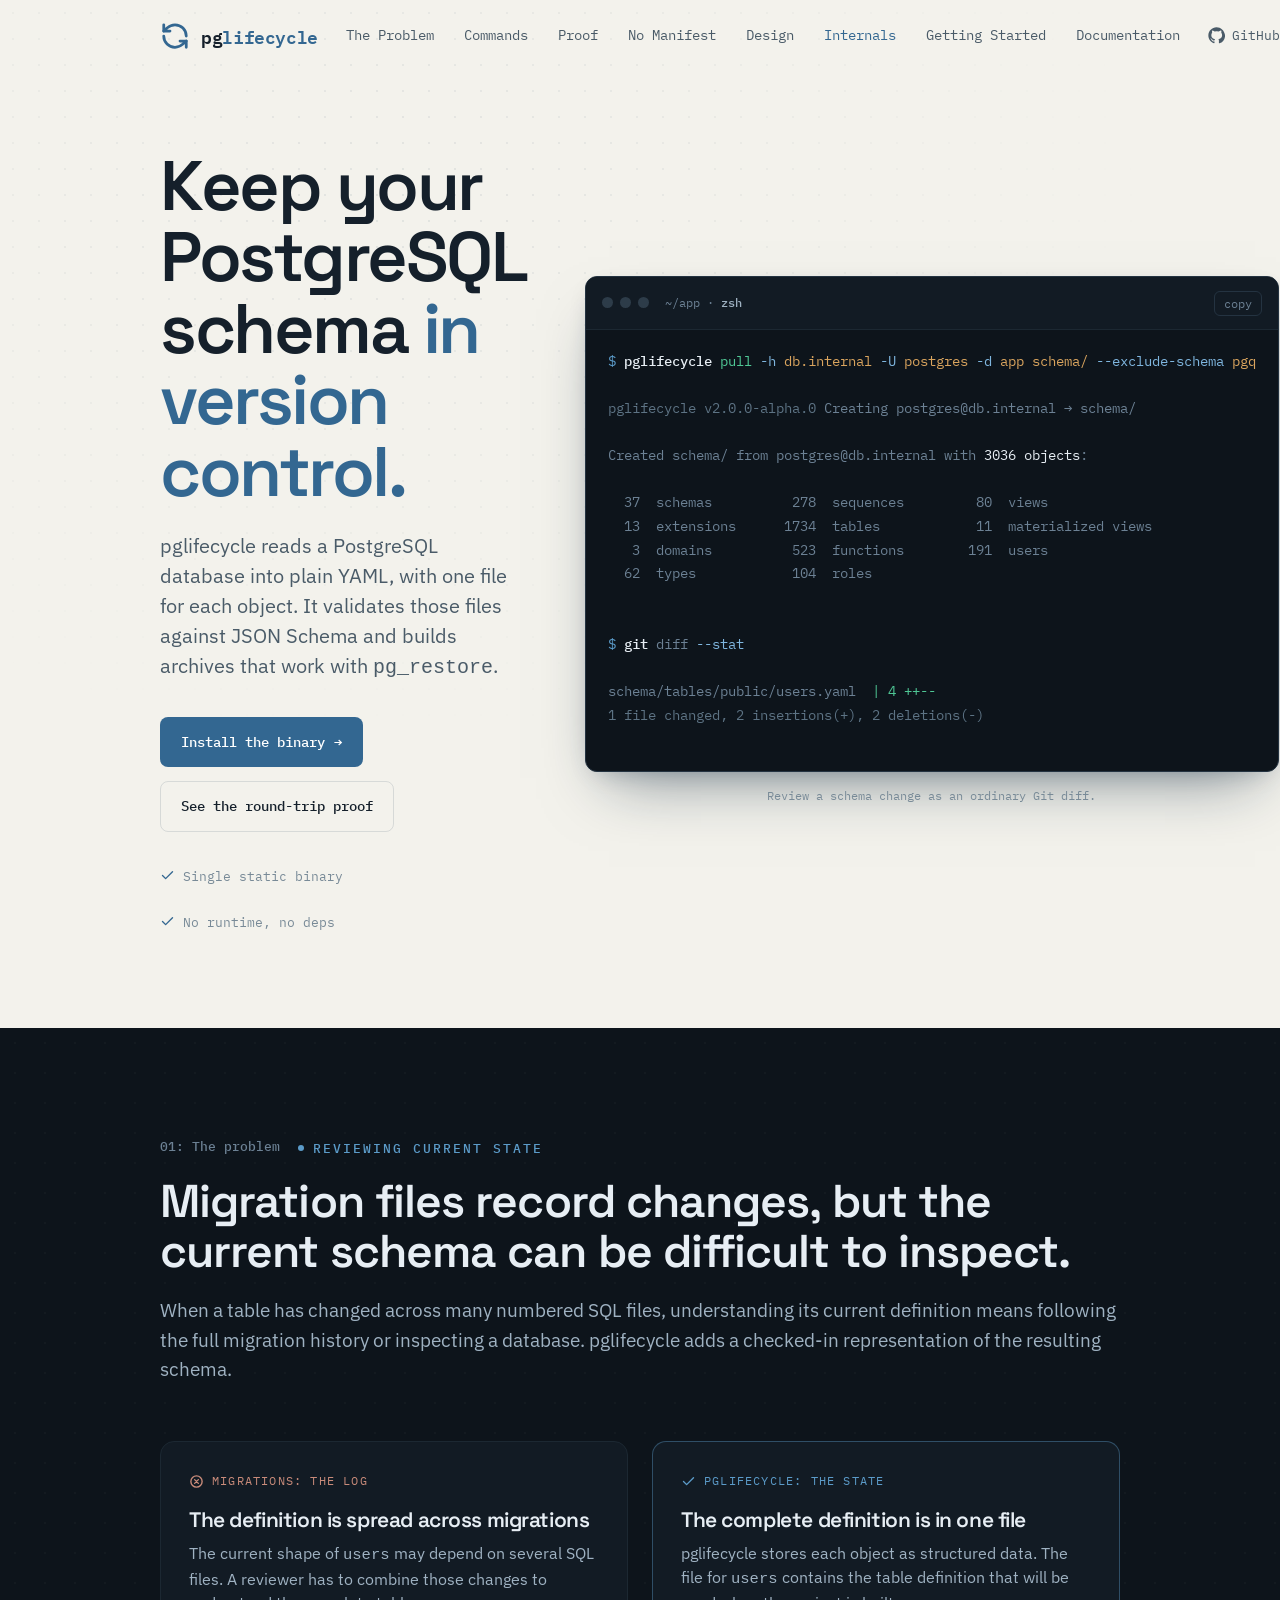
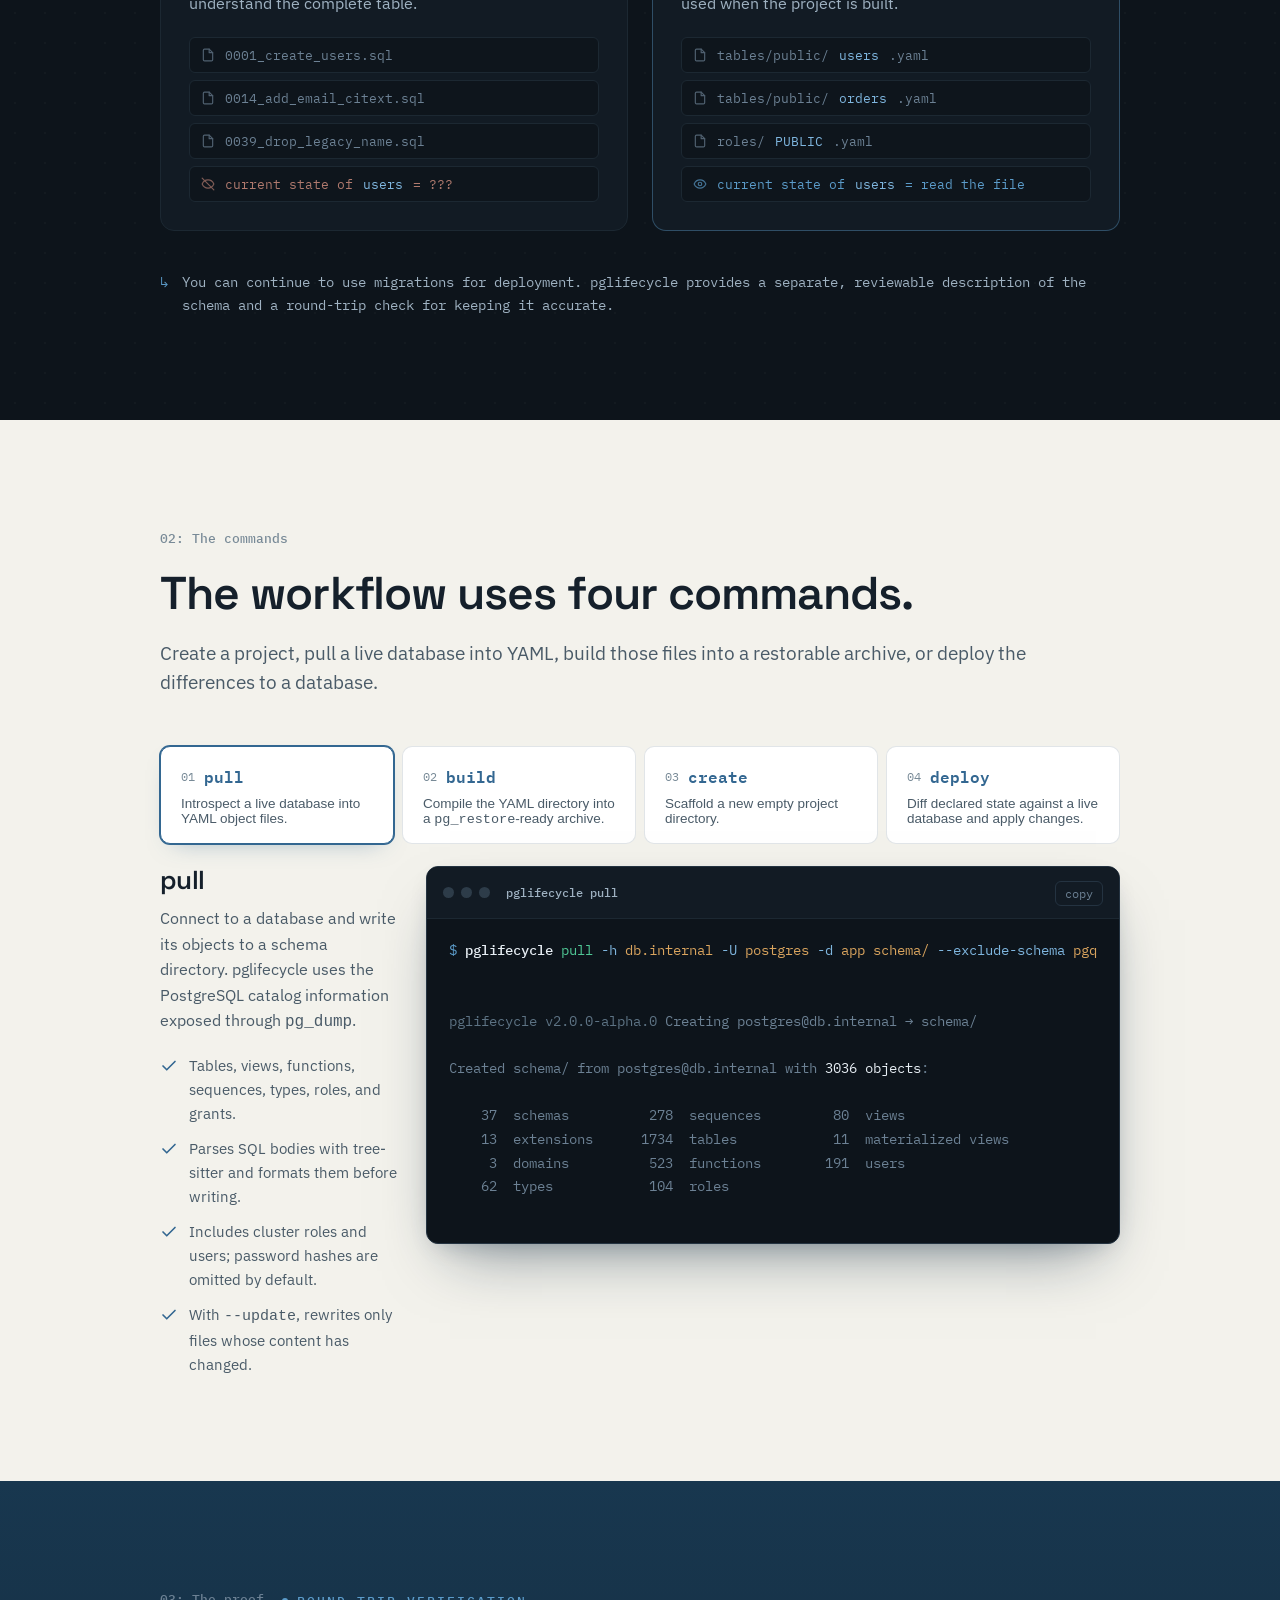
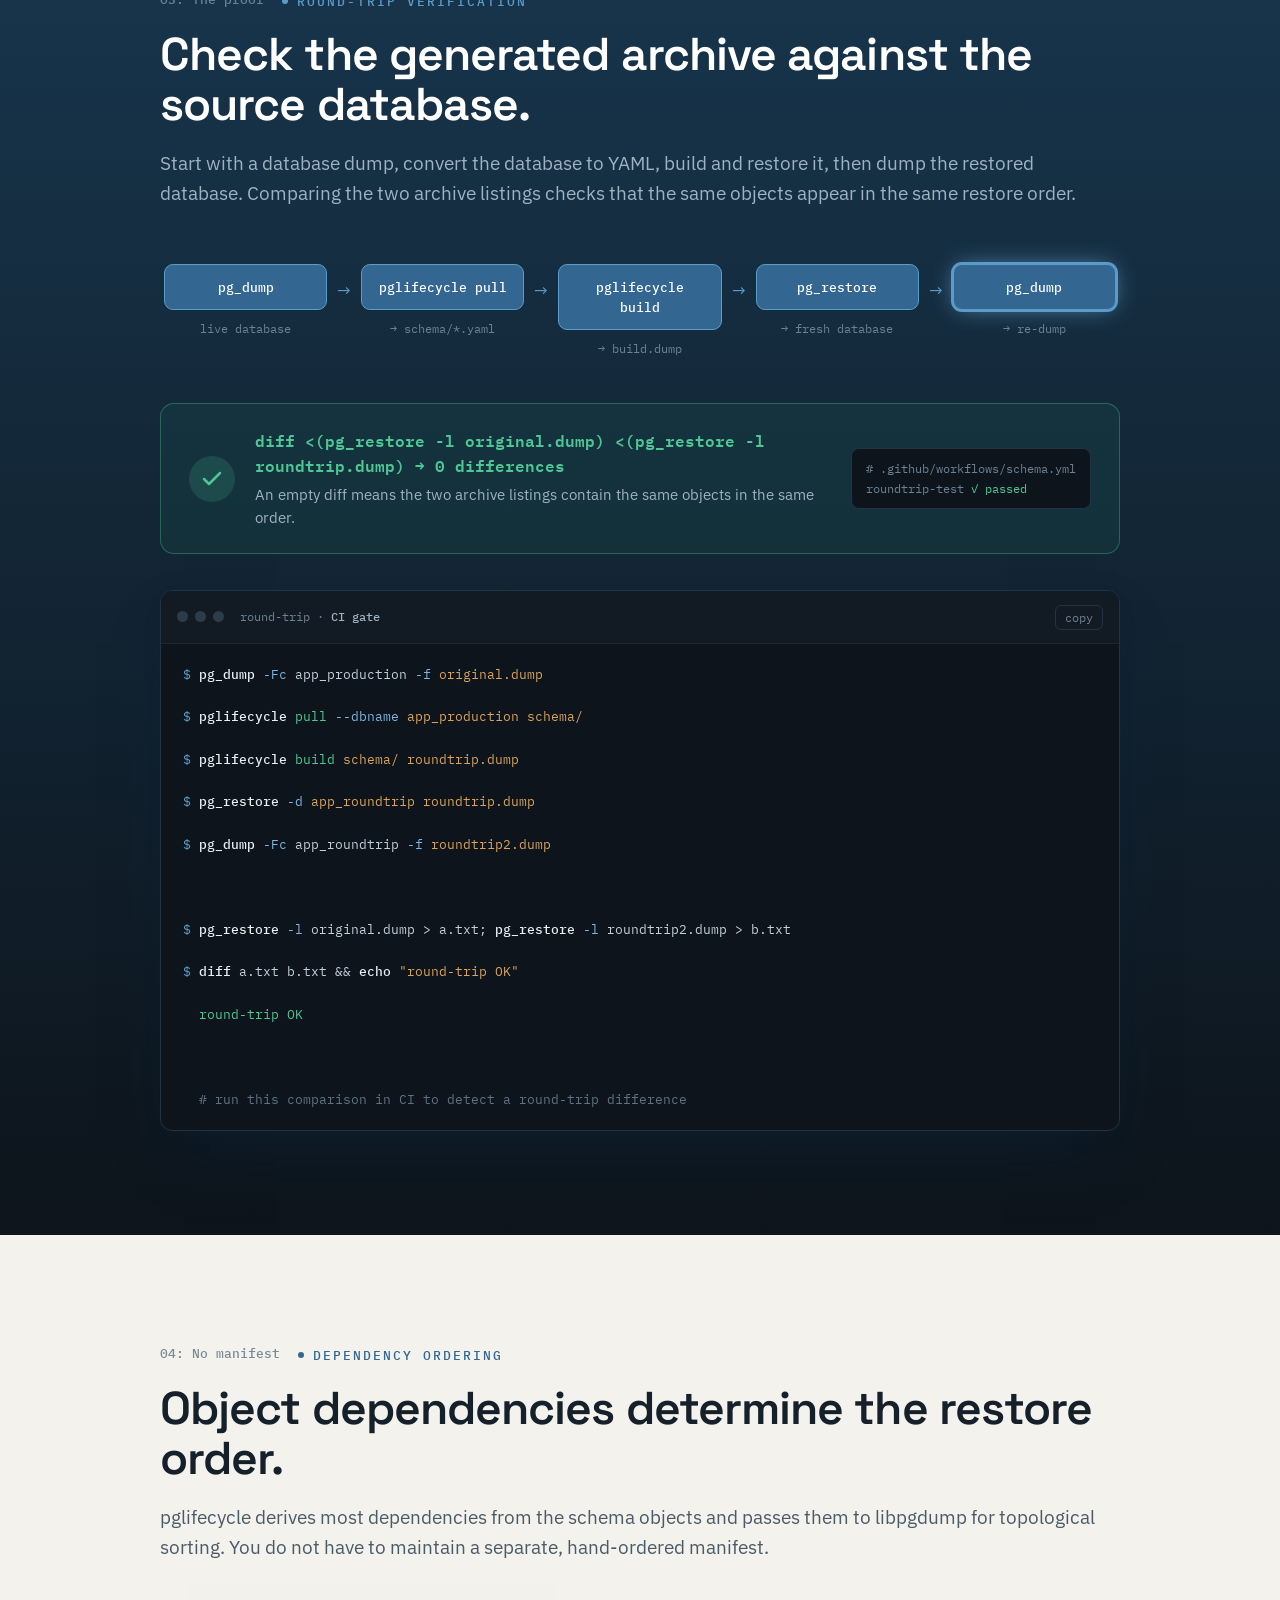
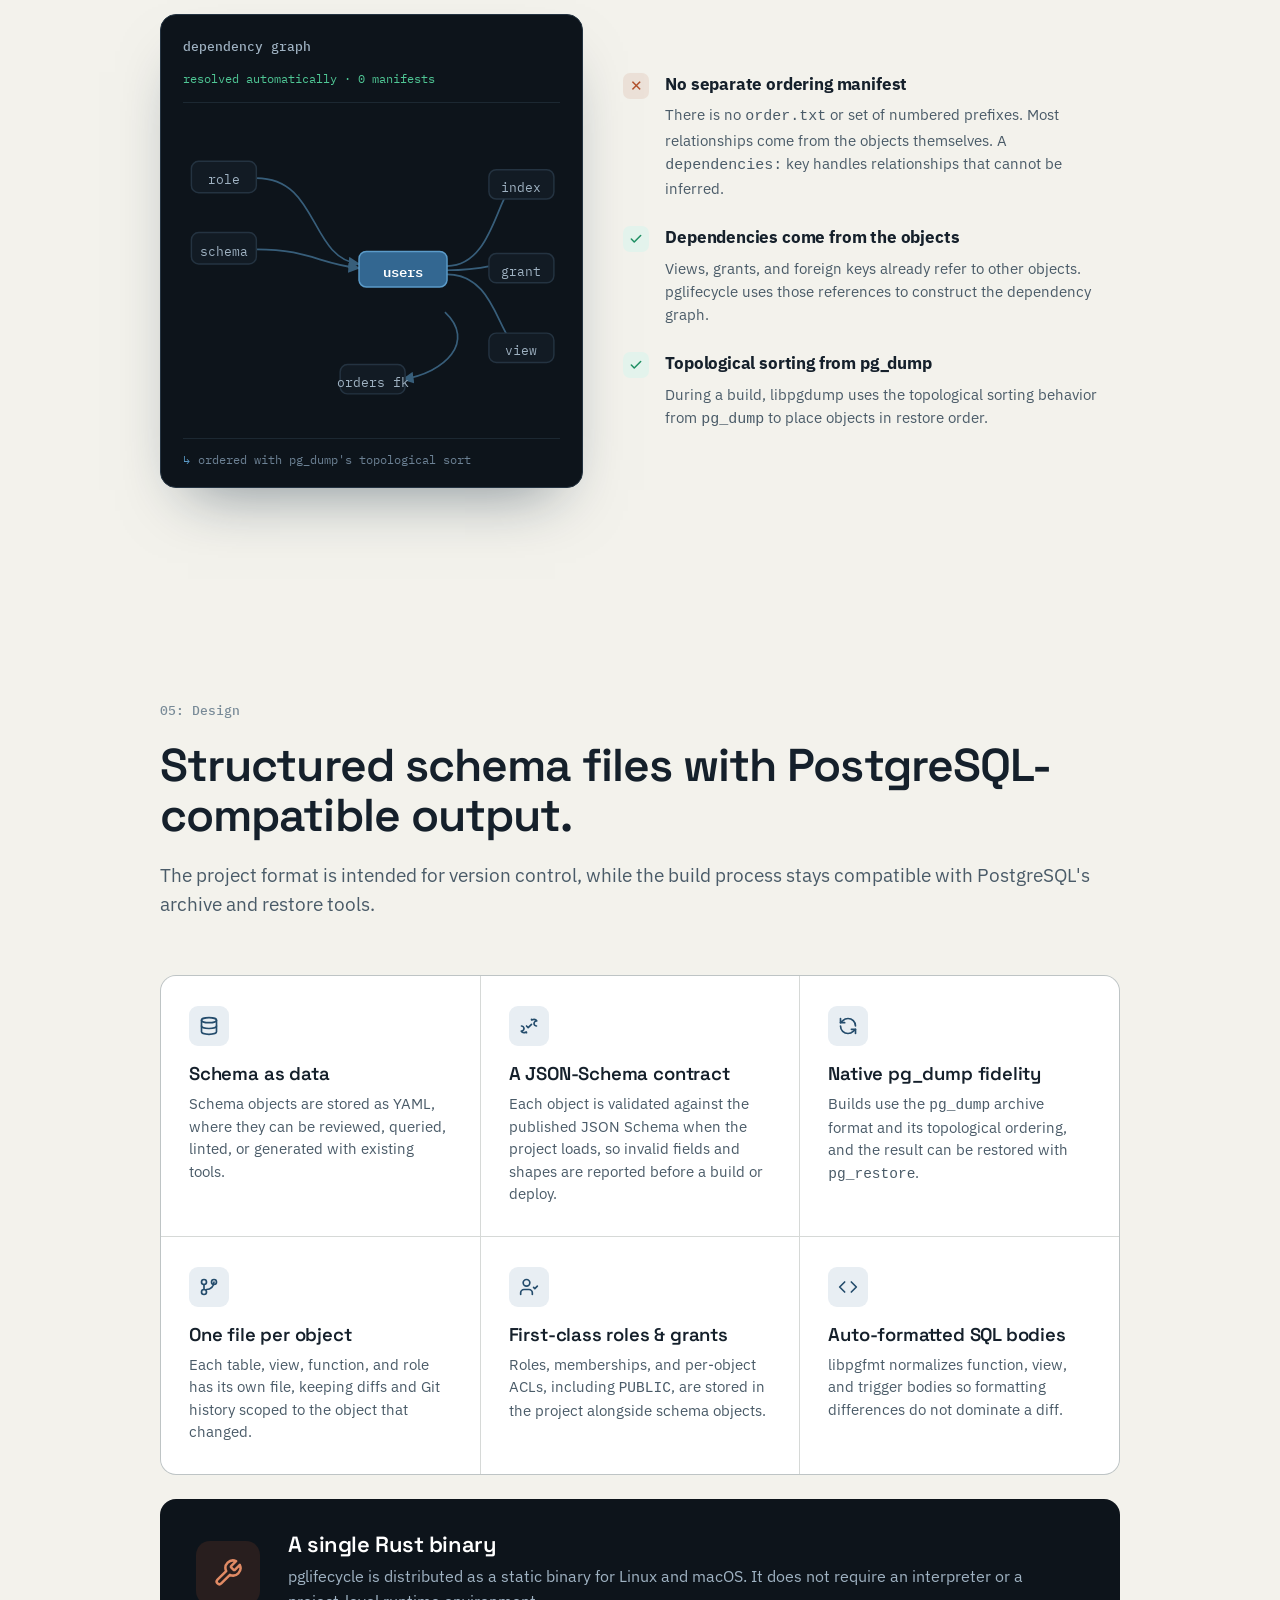
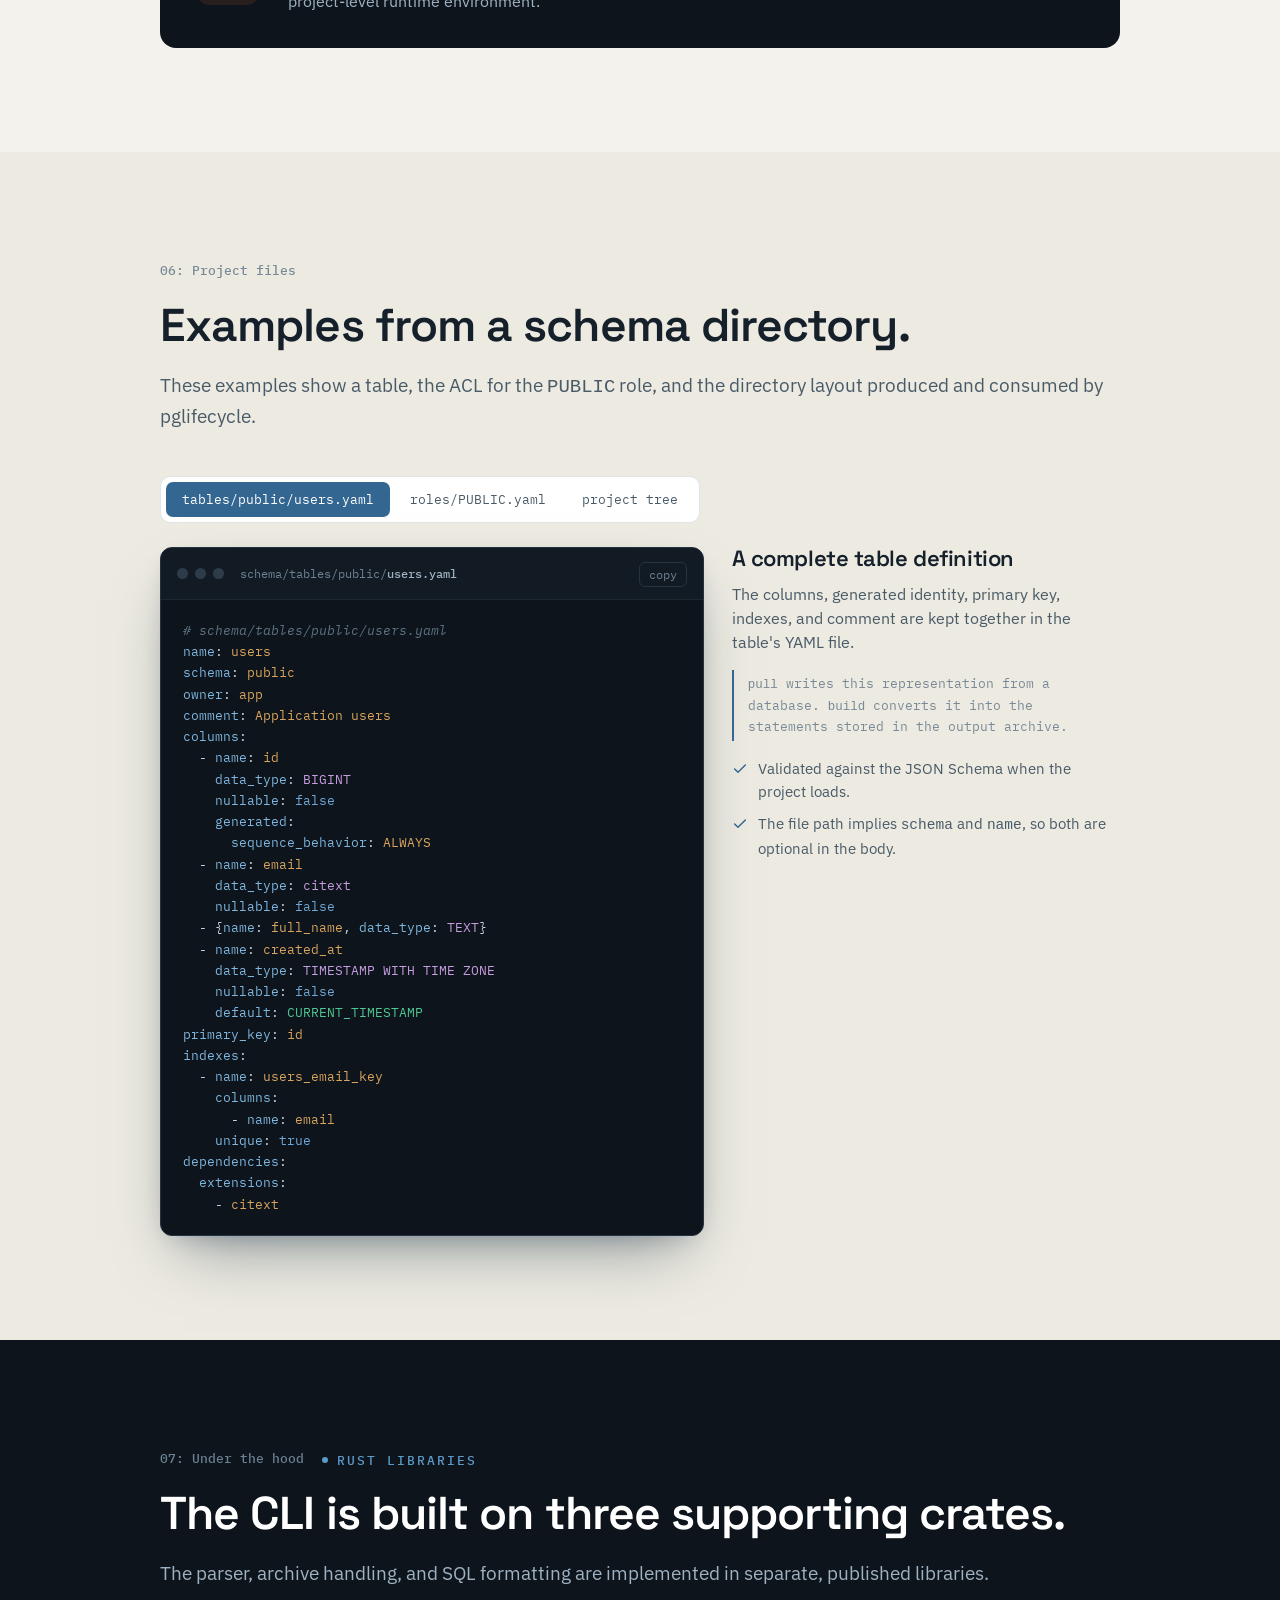
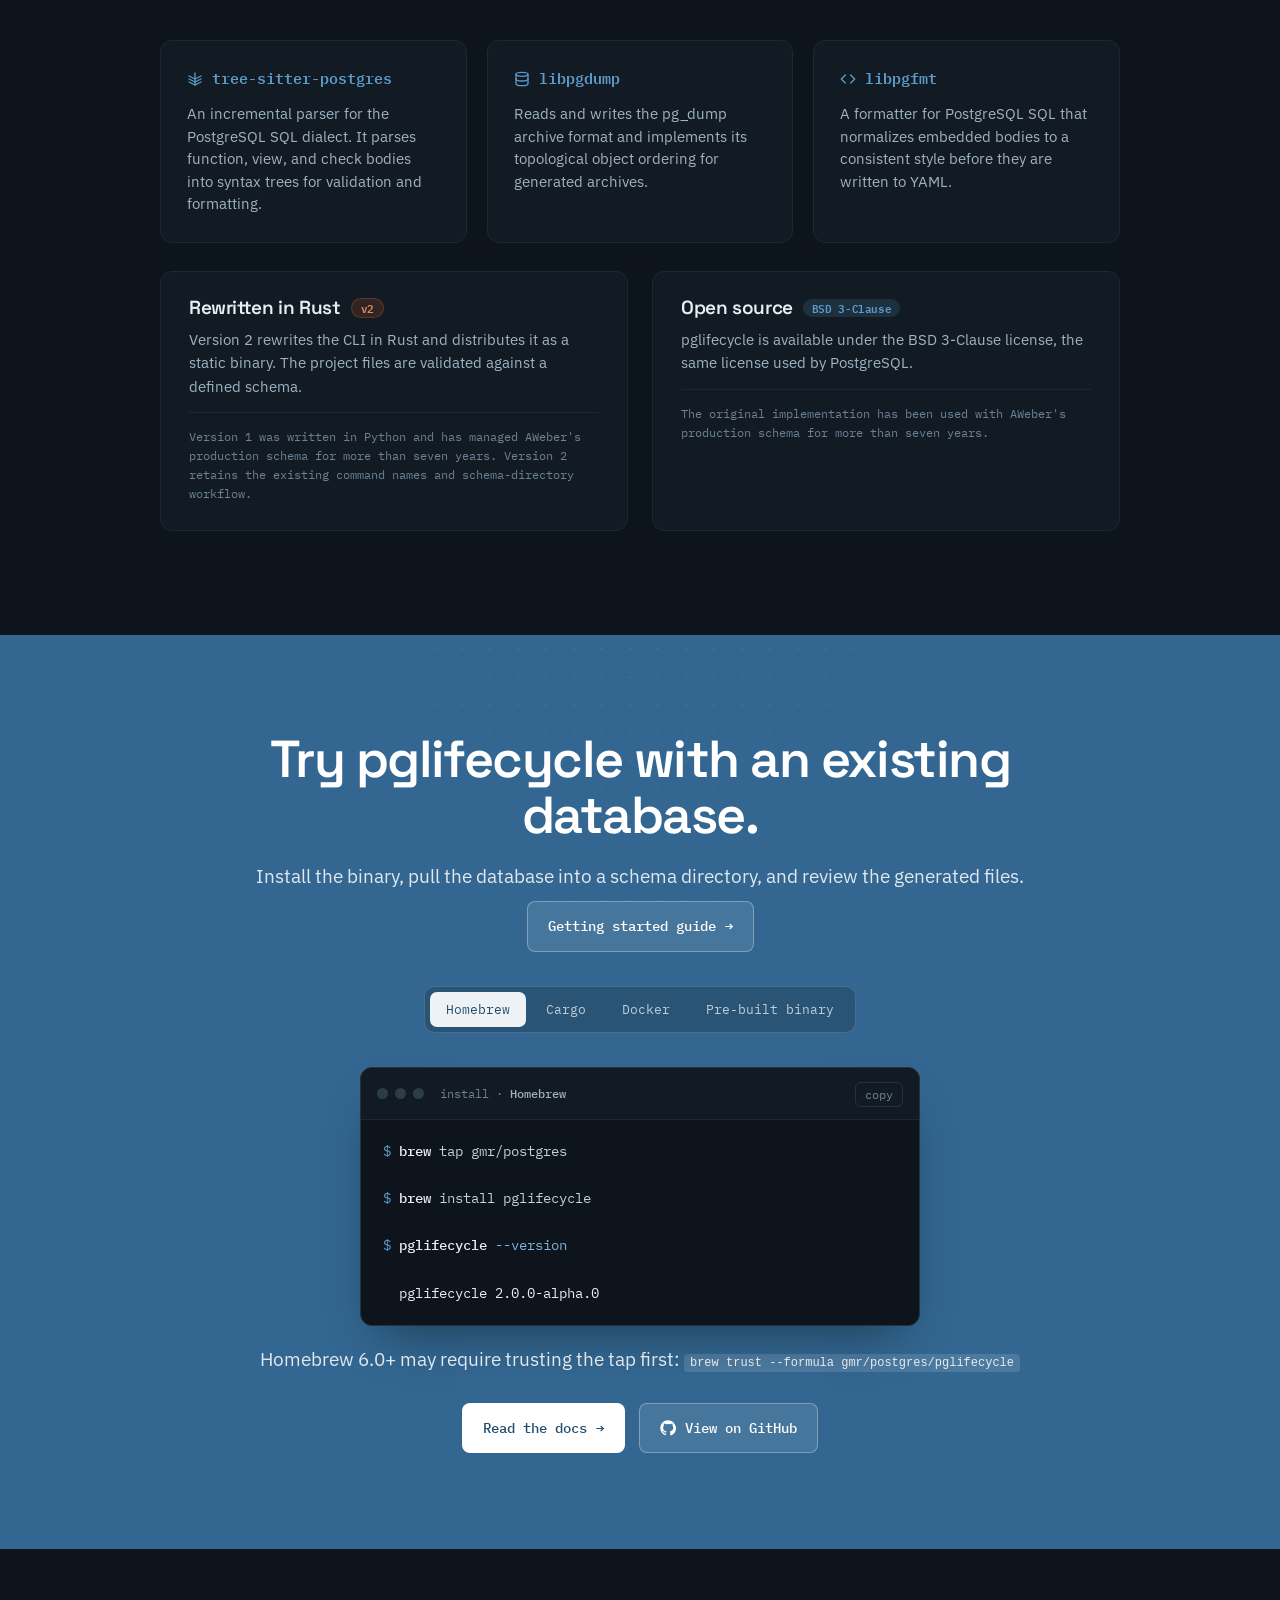
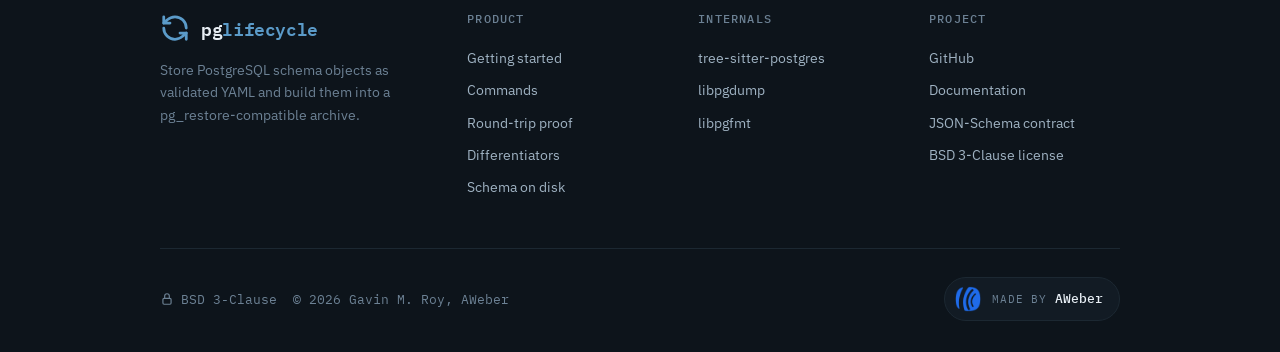
<file: index.html>
<!DOCTYPE html>
<html lang="en">
<head>
<meta charset="UTF-8">
<meta name="viewport" content="width=device-width, initial-scale=1.0">
<title>pglifecycle: Keep your PostgreSQL schema in version control</title>
<meta name="description" content="pglifecycle reads PostgreSQL schema objects into validated YAML and builds pg_restore-compatible archives.">
<link rel="preconnect" href="https://fonts.googleapis.com">
<link rel="preconnect" href="https://fonts.gstatic.com" crossorigin>
<link href="https://fonts.googleapis.com/css2?family=Space+Grotesk:wght@500;600;700&family=IBM+Plex+Sans:ital,wght@0,400;0,500;0,600;0,700;1,400&family=IBM+Plex+Mono:ital,wght@0,400;0,500;0,600;0,700;1,400&display=swap" rel="stylesheet">
<link rel="stylesheet" href="styles.css">
<link rel="icon" href="data:image/svg+xml,%3Csvg xmlns='http://www.w3.org/2000/svg' viewBox='0 0 24 24' fill='none' stroke='%23336791' stroke-width='2.2' stroke-linecap='round' stroke-linejoin='round'%3E%3Cpath d='M21 12a9 9 0 0 0-9-9 9 9 0 0 0-6.2 2.5L3 8'/%3E%3Cpath d='M3 3v5h5'/%3E%3Cpath d='M3 12a9 9 0 0 0 9 9 9 9 0 0 0 6.2-2.5L21 16'/%3E%3Cpath d='M21 21v-5h-5'/%3E%3C/svg%3E">
</head>
<body>

<!-- ============================= NAV ============================= -->
<nav class="nav" id="nav">
  <div class="container nav-inner">
    <a class="brand" href="#top" aria-label="pglifecycle home">
      <svg class="logo" viewBox="0 0 24 24" fill="none" stroke="#336791" stroke-width="2.2" stroke-linecap="round" stroke-linejoin="round" aria-hidden="true">
        <path d="M21 12a9 9 0 0 0-9-9 9 9 0 0 0-6.2 2.5L3 8"/>
        <path d="M3 3v5h5"/>
        <path d="M3 12a9 9 0 0 0 9 9 9 9 0 0 0 6.2-2.5L21 16"/>
        <path d="M21 21v-5h-5"/>
      </svg>
      <span class="wordmark">pg<b>lifecycle</b></span>
    </a>
    <div class="nav-links">
      <a href="#problem">The Problem</a>
      <a href="#commands">Commands</a>
      <a href="#proof">Proof</a>
      <a href="#graph">No Manifest</a>
      <a href="#different">Design</a>
      <a href="#internals">Internals</a>
      <a href="getting-started.html">Getting Started</a>
      <a href="https://gmr.github.io/pglifecycle/">Documentation</a>
    </div>
    <div class="nav-cta">
      <a class="nav-gh" href="https://github.com/gmr/pglifecycle/" aria-label="GitHub repository" target="_blank">
        <svg width="17" height="17" viewBox="0 0 24 24" fill="currentColor" aria-hidden="true"><path d="M12 .5C5.7.5.5 5.7.5 12c0 5.1 3.3 9.4 7.9 10.9.6.1.8-.2.8-.6v-2c-3.2.7-3.9-1.5-3.9-1.5-.5-1.3-1.3-1.7-1.3-1.7-1.1-.7.1-.7.1-.7 1.2.1 1.8 1.2 1.8 1.2 1 1.8 2.7 1.3 3.4 1 .1-.8.4-1.3.7-1.6-2.6-.3-5.3-1.3-5.3-5.7 0-1.3.5-2.3 1.2-3.1-.1-.3-.5-1.5.1-3.1 0 0 1-.3 3.3 1.2a11.5 11.5 0 0 1 6 0c2.3-1.5 3.3-1.2 3.3-1.2.6 1.6.2 2.8.1 3.1.8.8 1.2 1.8 1.2 3.1 0 4.4-2.7 5.4-5.3 5.7.4.4.8 1.1.8 2.2v3.3c0 .3.2.7.8.6 4.6-1.5 7.9-5.8 7.9-10.9C23.5 5.7 18.3.5 12 .5z"/></svg>
        GitHub
      </a>
      <a class="btn btn-primary" href="#get-started">Get started <span class="arr">→</span></a>
    </div>
  </div>
</nav>

<span id="top"></span>

<!-- ============================= HERO ============================= -->
<header class="hero">
  <div class="container hero-grid">
    <div class="hero-left">
      <h1 class="reveal">Keep your PostgreSQL schema <span class="accent">in version control.</span></h1>
      <p class="hero-sub reveal">pglifecycle reads a PostgreSQL database into plain YAML, with one file for each object. It validates those files against JSON Schema and builds archives that work with <code>pg_restore</code>.</p>
      <div class="hero-cta reveal">
        <a class="btn btn-primary" href="#get-started">Install the binary <span class="arr">→</span></a>
        <a class="btn btn-ghost" href="#proof">See the round-trip proof</a>
      </div>
      <div class="hero-meta reveal">
        <span class="item"><svg width="15" height="15" viewBox="0 0 24 24" fill="none" stroke="currentColor" stroke-width="2.2" stroke-linecap="round" stroke-linejoin="round"><polyline points="20 6 9 17 4 12"/></svg> Single static binary</span>
        <span class="item"><svg width="15" height="15" viewBox="0 0 24 24" fill="none" stroke="currentColor" stroke-width="2.2" stroke-linecap="round" stroke-linejoin="round"><polyline points="20 6 9 17 4 12"/></svg> No runtime, no deps</span>
      </div>
    </div>

    <div class="hero-right reveal">
      <div class="term">
        <div class="term-bar">
          <div class="term-dots"><i></i><i></i><i></i></div>
          <span class="term-title">~/app · <b>zsh</b></span>
          <div class="term-actions"><button class="copy-btn" data-copy="pglifecycle pull -h db.internal -d app schema/">copy</button></div>
        </div>
        <div class="term-body">
          <pre><span class="out"><span class="cmd"><span class="prompt">$ </span><span class="bin">pglifecycle</span> <span class="sub">pull</span> <span class="flag">-h</span> <span class="arg">db.internal</span> <span class="flag">-U</span> <span class="arg">postgres</span> <span class="flag">-d</span> <span class="arg">app</span> <span class="arg">schema/</span> <span class="flag">--exclude-schema</span> <span class="arg">pgq</span></span>
<span class="dim">pglifecycle v2.0.0-alpha.0</span> Creating postgres@db.internal → schema/

Created schema/ from postgres@db.internal with <span class="hl">3036 objects</span>:

  37  schemas          278  sequences         80  views
  13  extensions      1734  tables            11  materialized views
   3  domains          523  functions        191  users
  62  types            104  roles

  <span class="cmd"><span class="prompt">$ </span><span class="bin">git</span> diff <span class="flag">--stat</span></span>
schema/tables/public/users.yaml  <span class="ok">| 4 ++--</span>
<span class="dim">1 file changed, 2 insertions(+), 2 deletions(-)</span>
         </span></pre>
        </div>
      </div>
      <p style="font-family:var(--font-mono);font-size:12px;color:var(--text-3);margin-top:14px;text-align:center;">Review a schema change as an ordinary Git diff.</p>
    </div>
  </div>
</header>

<!-- ============================= PROBLEM ============================= -->
<section class="section problem" id="problem">
  <div class="container">
    <div class="section-head reveal">
      <span class="kicker-num">01: The problem</span>
      <span class="eyebrow eyebrow--ondark" style="margin-left:14px;"><span class="dot"></span>Reviewing current state</span>
      <h2>Migration files record changes, but the current schema can be difficult to inspect.</h2>
      <p class="lead">When a table has changed across many numbered SQL files, understanding its current definition means following the full migration history or inspecting a database. pglifecycle adds a checked-in representation of the resulting schema.</p>
    </div>

    <div class="compare">
      <div class="compare-col reveal">
        <span class="compare-tag bad">
          <svg width="15" height="15" viewBox="0 0 24 24" fill="none" stroke="currentColor" stroke-width="2.2" stroke-linecap="round" stroke-linejoin="round"><circle cx="12" cy="12" r="9"/><path d="M15 9l-6 6M9 9l6 6"/></svg>
          Migrations: the log
        </span>
        <h3>The definition is spread across migrations</h3>
        <p>The current shape of <code>users</code> may depend on several SQL files. A reviewer has to combine those changes to understand the complete table.</p>
        <div class="mini-files">
          <div class="row"><svg class="ic" width="14" height="14" viewBox="0 0 24 24" fill="none" stroke="currentColor" stroke-width="2" stroke-linecap="round" stroke-linejoin="round"><path d="M14 2H6a2 2 0 0 0-2 2v16a2 2 0 0 0 2 2h12a2 2 0 0 0 2-2V8z"/><path d="M14 2v6h6"/></svg> 0001_create_users.sql</div>
          <div class="row"><svg class="ic" width="14" height="14" viewBox="0 0 24 24" fill="none" stroke="currentColor" stroke-width="2" stroke-linecap="round" stroke-linejoin="round"><path d="M14 2H6a2 2 0 0 0-2 2v16a2 2 0 0 0 2 2h12a2 2 0 0 0 2-2V8z"/><path d="M14 2v6h6"/></svg> 0014_add_email_citext.sql</div>
          <div class="row"><svg class="ic" width="14" height="14" viewBox="0 0 24 24" fill="none" stroke="currentColor" stroke-width="2" stroke-linecap="round" stroke-linejoin="round"><path d="M14 2H6a2 2 0 0 0-2 2v16a2 2 0 0 0 2 2h12a2 2 0 0 0 2-2V8z"/><path d="M14 2v6h6"/></svg> 0039_drop_legacy_name.sql</div>
          <div class="row hidden-state"><svg class="ic" width="14" height="14" viewBox="0 0 24 24" fill="none" stroke="currentColor" stroke-width="2" stroke-linecap="round" stroke-linejoin="round"><path d="M2 12s3-7 10-7 10 7 10 7-3 7-10 7-10-7-10-7z"/><line x1="2" y1="2" x2="22" y2="22"/></svg> current state of <span class="obj">users</span> = ??? </div>
        </div>
      </div>

      <div class="compare-col good reveal">
        <span class="compare-tag ok">
          <svg width="15" height="15" viewBox="0 0 24 24" fill="none" stroke="currentColor" stroke-width="2.2" stroke-linecap="round" stroke-linejoin="round"><path d="M20 6 9 17l-5-5"/></svg>
          pglifecycle: the state
        </span>
        <h3>The complete definition is in one file</h3>
        <p>pglifecycle stores each object as structured data. The file for <code>users</code> contains the table definition that will be used when the project is built.</p>
        <div class="mini-files">
          <div class="row"><svg class="ic" width="14" height="14" viewBox="0 0 24 24" fill="none" stroke="currentColor" stroke-width="2" stroke-linecap="round" stroke-linejoin="round"><path d="M14 2H6a2 2 0 0 0-2 2v16a2 2 0 0 0 2 2h12a2 2 0 0 0 2-2V8z"/><path d="M14 2v6h6"/></svg> tables/public/<span class="obj">users</span>.yaml</div>
          <div class="row"><svg class="ic" width="14" height="14" viewBox="0 0 24 24" fill="none" stroke="currentColor" stroke-width="2" stroke-linecap="round" stroke-linejoin="round"><path d="M14 2H6a2 2 0 0 0-2 2v16a2 2 0 0 0 2 2h12a2 2 0 0 0 2-2V8z"/><path d="M14 2v6h6"/></svg> tables/public/<span class="obj">orders</span>.yaml</div>
          <div class="row"><svg class="ic" width="14" height="14" viewBox="0 0 24 24" fill="none" stroke="currentColor" stroke-width="2" stroke-linecap="round" stroke-linejoin="round"><path d="M14 2H6a2 2 0 0 0-2 2v16a2 2 0 0 0 2 2h12a2 2 0 0 0 2-2V8z"/><path d="M14 2v6h6"/></svg> roles/<span class="obj">PUBLIC</span>.yaml</div>
          <div class="row" style="color:var(--pg-bright);"><svg class="ic" width="14" height="14" viewBox="0 0 24 24" fill="none" stroke="currentColor" stroke-width="2" stroke-linecap="round" stroke-linejoin="round"><path d="M2 12s3-7 10-7 10 7 10 7-3 7-10 7-10-7-10-7z"/><circle cx="12" cy="12" r="3"/></svg> current state of <span class="obj">users</span> = read the file</div>
        </div>
      </div>
    </div>

    <div class="problem-note reveal">
      <span class="arr">↳</span>
      <span>You can continue to use migrations for deployment. pglifecycle provides a separate, reviewable description of the schema and a round-trip check for keeping it accurate.</span>
    </div>
  </div>
</section>

<!-- ============================= COMMANDS / VERBS ============================= -->
<section class="section" id="commands">
  <div class="container">
    <div class="section-head reveal">
      <span class="kicker-num">02: The commands</span>
      <h2>The workflow uses four commands.</h2>
      <p class="lead">Create a project, pull a live database into YAML, build those files into a restorable archive, or deploy the differences to a database.</p>
    </div>

    <div class="verbs-tabs reveal" id="verbTabs">
      <button class="verb-tab active" data-verb="pull">
        <span class="vname"><span class="num">01</span>pull</span>
        <span class="vdesc">Introspect a live database into YAML object files.</span>
      </button>
      <button class="verb-tab" data-verb="build">
        <span class="vname"><span class="num">02</span>build</span>
        <span class="vdesc">Compile the YAML directory into a <code>pg_restore</code>-ready archive.</span>
      </button>
      <button class="verb-tab" data-verb="create">
        <span class="vname"><span class="num">03</span>create</span>
        <span class="vdesc">Scaffold a new empty project directory.</span>
      </button>
      <button class="verb-tab" data-verb="deploy">
        <span class="vname"><span class="num">04</span>deploy</span>
        <span class="vdesc">Diff declared state against a live database and apply changes.</span>
      </button>
    </div>

    <!-- PULL -->
    <div class="verb-panel active" data-panel="pull">
      <div class="verb-detail reveal">
        <h3>pull</h3>
        <p>Connect to a database and write its objects to a schema directory. pglifecycle uses the PostgreSQL catalog information exposed through <code>pg_dump</code>.</p>
        <ul>
          <li><svg width="18" height="18" viewBox="0 0 24 24" fill="none" stroke="currentColor" stroke-width="2.2" stroke-linecap="round" stroke-linejoin="round"><path d="M20 6 9 17l-5-5"/></svg> Tables, views, functions, sequences, types, roles, and grants.</li>
          <li><svg width="18" height="18" viewBox="0 0 24 24" fill="none" stroke="currentColor" stroke-width="2.2" stroke-linecap="round" stroke-linejoin="round"><path d="M20 6 9 17l-5-5"/></svg> Parses SQL bodies with tree-sitter and formats them before writing.</li>
          <li><svg width="18" height="18" viewBox="0 0 24 24" fill="none" stroke="currentColor" stroke-width="2.2" stroke-linecap="round" stroke-linejoin="round"><path d="M20 6 9 17l-5-5"/></svg> Includes cluster roles and users; password hashes are omitted by default.</li>
          <li><svg width="18" height="18" viewBox="0 0 24 24" fill="none" stroke="currentColor" stroke-width="2.2" stroke-linecap="round" stroke-linejoin="round"><path d="M20 6 9 17l-5-5"/></svg> With <code style="white-space:nowrap">--update</code>, rewrites only files whose content has changed.</li>
        </ul>
      </div>
      <div class="reveal">
        <div class="term">
          <div class="term-bar"><div class="term-dots"><i></i><i></i><i></i></div><span class="term-title"><b>pglifecycle pull</b></span><div class="term-actions"><button class="copy-btn" data-copy="pglifecycle pull -h db.internal -d postgres schema/">copy</button></div></div>
          <div class="term-body">
            <pre><span class="out"><span class="cmd"><span class="prompt">$ </span><span class="bin">pglifecycle</span> <span class="sub">pull</span> <span class="flag">-h</span> <span class="arg">db.internal</span> <span class="flag">-U</span> <span class="arg">postgres</span> <span class="flag">-d</span> <span class="arg">app</span> <span class="arg">schema/</span> <span class="flag">--exclude-schema</span> <span class="arg">pgq</span></span>

<span class="dim">pglifecycle v2.0.0-alpha.0</span> Creating postgres@db.internal → schema/

Created schema/ from postgres@db.internal with <span class="hl">3036 objects</span>:

    37  schemas          278  sequences         80  views
    13  extensions      1734  tables            11  materialized views
     3  domains          523  functions        191  users
    62  types            104  roles
            </span></pre>
          </div>
        </div>
      </div>
    </div>

    <!-- BUILD -->
    <div class="verb-panel" data-panel="build">
      <div class="verb-detail reveal">
        <h3>build</h3>
        <p>Compile the schema directory into an archive accepted by <code>pg_restore</code>. libpgdump orders the objects using PostgreSQL's dependency information.</p>
        <ul>
          <li><svg width="18" height="18" viewBox="0 0 24 24" fill="none" stroke="currentColor" stroke-width="2.2" stroke-linecap="round" stroke-linejoin="round"><path d="M20 6 9 17l-5-5"/></svg> Resolves dependency order through libpgdump.</li>
          <li><svg width="18" height="18" viewBox="0 0 24 24" fill="none" stroke="currentColor" stroke-width="2.2" stroke-linecap="round" stroke-linejoin="round"><path d="M20 6 9 17l-5-5"/></svg> Produces a stable restore order for unchanged YAML.</li>
          <li><svg width="18" height="18" viewBox="0 0 24 24" fill="none" stroke="currentColor" stroke-width="2.2" stroke-linecap="round" stroke-linejoin="round"><path d="M20 6 9 17l-5-5"/></svg> Writes a custom-format archive for <code>pg_restore</code>.</li>
        </ul>
      </div>
      <div class="reveal">
        <div class="term">
          <div class="term-bar"><div class="term-dots"><i></i><i></i><i></i></div><span class="term-title"><b>pglifecycle build</b></span><div class="term-actions"><button class="copy-btn" data-copy="pglifecycle build schema/ build.dump">copy</button></div></div>
          <div class="term-body">
<pre><span class="cmd"><span class="prompt">$ </span><span class="bin">pglifecycle</span> <span class="sub">build</span> <span class="t-com"># files → archive</span></span>
<span class="cmd">    <span class="arg">schema/</span> <span class="arg">build.dump</span></span>
<span class="out"> </span>
<span class="out"><span class="dim">  topological sort … 3036 objects</span></span>
<span class="out">  <span class="hl">wrote build.dump</span></span>
<span class="out">  <span class="ok">✓</span> restore-order verified</span></pre>
          </div>
        </div>
      </div>
    </div>

    <!-- CREATE -->
    <div class="verb-panel" data-panel="create">
      <div class="verb-detail reveal">
        <h3>create</h3>
        <p>Create an empty project directory. Use it as the destination for <code>pull</code>, or add schema objects by hand.</p>
        <ul>
          <li><svg width="18" height="18" viewBox="0 0 24 24" fill="none" stroke="currentColor" stroke-width="2.2" stroke-linecap="round" stroke-linejoin="round"><path d="M20 6 9 17l-5-5"/></svg> Creates the full directory layout and a <code>project.yaml</code> config.</li>
          <li><svg width="18" height="18" viewBox="0 0 24 24" fill="none" stroke="currentColor" stroke-width="2.2" stroke-linecap="round" stroke-linejoin="round"><path d="M20 6 9 17l-5-5"/></svg> Sets encoding, superuser, and standard-conforming strings.</li>
          <li><svg width="18" height="18" viewBox="0 0 24 24" fill="none" stroke="currentColor" stroke-width="2.2" stroke-linecap="round" stroke-linejoin="round"><path d="M20 6 9 17l-5-5"/></svg> Adds <code>.gitkeep</code> files so empty dirs survive your first commit.</li>
        </ul>
      </div>
      <div class="reveal">
        <div class="term">
          <div class="term-bar"><div class="term-dots"><i></i><i></i><i></i></div><span class="term-title"><b>pglifecycle create</b></span><div class="term-actions"><button class="copy-btn" data-copy="pglifecycle create my-project/">copy</button></div></div>
          <div class="term-body">
<pre><span class="cmd"><span class="prompt">$ </span><span class="bin">pglifecycle</span> <span class="sub">create</span> <span class="t-com"># scaffold → disk</span></span>
<span class="cmd">    <span class="arg">my-project/</span></span>
<span class="out"> </span>
<span class="out"><span class="dim">  created my-project/</span></span>
<span class="out">  <span class="ok">✓</span> project.yaml · tables/ · views/ · roles/</span>
<span class="out">  <span class="ok">✓</span> functions/ · schemata/ · sequences/</span></pre>
          </div>
        </div>
      </div>
    </div>
    <!-- DEPLOY -->
    <div class="verb-panel" data-panel="deploy">
      <div class="verb-detail reveal">
        <h3>deploy</h3>
        <p>Compare the project with a live database and generate the DDL needed to reconcile them. Output goes to stdout or <code>-o FILE</code>. With <code>--apply</code>, pglifecycle runs the script through <code>psql</code> in one transaction.</p>
        <ul>
          <li><svg width="18" height="18" viewBox="0 0 24 24" fill="none" stroke="currentColor" stroke-width="2.2" stroke-linecap="round" stroke-linejoin="round"><path d="M20 6 9 17l-5-5"/></svg> Reconciled in place where PostgreSQL allows it: columns, constraints, indexes, triggers, <code>CREATE OR REPLACE</code> for functions and views, <code>ALTER TYPE … ADD VALUE</code> for enums.</li>
          <li><svg width="18" height="18" viewBox="0 0 24 24" fill="none" stroke="currentColor" stroke-width="2.2" stroke-linecap="round" stroke-linejoin="round"><path d="M20 6 9 17l-5-5"/></svg> Destructive statements are excluded unless you pass <code>--allow-drop</code>, and <code>--apply</code> refuses while any are pending.</li>
          <li><svg width="18" height="18" viewBox="0 0 24 24" fill="none" stroke="currentColor" stroke-width="2.2" stroke-linecap="round" stroke-linejoin="round"><path d="M20 6 9 17l-5-5"/></svg> Compare against a <code>pg_dump -Fc</code> file instead of a live connection with <code>-D</code>.</li>
        </ul>
      </div>
      <div class="reveal">
        <div class="term">
          <div class="term-bar"><div class="term-dots"><i></i><i></i><i></i></div><span class="term-title"><b>pglifecycle deploy</b></span><div class="term-actions"><button class="copy-btn" data-copy="pglifecycle deploy -d app_production -o deploy.sql schema/">copy</button></div></div>
          <div class="term-body">
<pre><span class="cmd"><span class="prompt">$ </span><span class="bin">pglifecycle</span> <span class="sub">deploy</span> <span class="t-com"># diff → DDL</span></span>
<span class="cmd">    <span class="flag">-d</span> <span class="arg">app_production</span> <span class="flag">-o</span> <span class="arg">deploy.sql</span> <span class="arg">schema/</span></span>
<span class="out"> </span>
<span class="out"><span class="dim">  Comparing app against postgres@localhost/app_production</span></span>
<span class="out"><span class="dim">  Plan: 7 statement(s) included, 1 excluded</span></span>
<span class="out">  <span class="hl">wrote deploy.sql</span></span>
<span class="out"> </span>
<span class="cmd"><span class="prompt">$ </span><span class="bin">psql</span> <span class="flag">--single-transaction</span> <span class="flag">-v</span> ON_ERROR_STOP=1 <span class="flag">-f</span> <span class="arg">deploy.sql</span></span></pre>
          </div>
        </div>
      </div>
    </div>
  </div>
</section>

<!-- ============================= ROUND-TRIP PROOF ============================= -->
<section class="section proof" id="proof">
  <div class="container">
    <div class="section-head reveal">
      <span class="kicker-num">03: The proof</span>
      <span class="eyebrow eyebrow--ondark" style="margin-left:14px;"><span class="dot"></span>Round-trip verification</span>
      <h2>Check the generated archive against the source database.</h2>
      <p class="lead">Start with a database dump, convert the database to YAML, build and restore it, then dump the restored database. Comparing the two archive listings checks that the same objects appear in the same restore order.</p>
    </div>

    <div class="pipeline reveal" id="pipeline">
      <div class="pstep" data-i="0"><div class="chip tool">pg_dump</div><span class="plabel">live database</span></div>
      <div class="parrow">→</div>
      <div class="pstep" data-i="1"><div class="chip tool">pglifecycle pull</div><span class="plabel">→ schema/*.yaml</span></div>
      <div class="parrow">→</div>
      <div class="pstep" data-i="2"><div class="chip tool">pglifecycle build</div><span class="plabel">→ build.dump</span></div>
      <div class="parrow">→</div>
      <div class="pstep" data-i="3"><div class="chip tool">pg_restore</div><span class="plabel">→ fresh database</span></div>
      <div class="parrow">→</div>
      <div class="pstep" data-i="4"><div class="chip tool">pg_dump</div><span class="plabel">→ re-dump</span></div>
    </div>

    <div class="proof-result reveal">
      <div class="check">
        <svg width="24" height="24" viewBox="0 0 24 24" fill="none" stroke="currentColor" stroke-width="2.5" stroke-linecap="round" stroke-linejoin="round"><path d="M20 6 9 17l-5-5"/></svg>
      </div>
      <div class="rtext">
        <div class="big">diff &lt;(pg_restore -l original.dump) &lt;(pg_restore -l roundtrip.dump) → 0 differences</div>
        <div class="small">An empty diff means the two archive listings contain the same objects in the same order.</div>
      </div>
      <div class="ci">
        <span class="dim"># .github/workflows/schema.yml</span><br>
        roundtrip-test <span class="pass">✓ passed</span>
      </div>
    </div>

    <div class="proof-demo reveal">
      <div class="term">
        <div class="term-bar"><div class="term-dots"><i></i><i></i><i></i></div><span class="term-title">round-trip · <b>CI gate</b></span><div class="term-actions"><button class="copy-btn" data-copy-el="roundtrip-cmds">copy</button></div></div>
        <div class="term-body sm">
<pre id="roundtrip-cmds"><span class="cmd"><span class="prompt">$ </span><span class="bin">pg_dump</span> <span class="flag">-Fc</span> app_production <span class="flag">-f</span> <span class="arg">original.dump</span></span>
<span class="cmd"><span class="prompt">$ </span><span class="bin">pglifecycle</span> <span class="sub">pull</span> <span class="flag">--dbname</span> <span class="arg">app_production</span> <span class="arg">schema/</span></span>
<span class="cmd"><span class="prompt">$ </span><span class="bin">pglifecycle</span> <span class="sub">build</span> <span class="arg">schema/</span> <span class="arg">roundtrip.dump</span></span>
<span class="cmd"><span class="prompt">$ </span><span class="bin">pg_restore</span> <span class="flag">-d</span> <span class="arg">app_roundtrip</span> <span class="arg">roundtrip.dump</span></span>
<span class="cmd"><span class="prompt">$ </span><span class="bin">pg_dump</span> <span class="flag">-Fc</span> app_roundtrip <span class="flag">-f</span> <span class="arg">roundtrip2.dump</span></span>
<span class="out"> </span>
<span class="cmd"><span class="prompt">$ </span><span class="bin">pg_restore</span> <span class="flag">-l</span> original.dump &gt; a.txt; <span class="bin">pg_restore</span> <span class="flag">-l</span> roundtrip2.dump &gt; b.txt</span>
<span class="cmd"><span class="prompt">$ </span><span class="bin">diff</span> a.txt b.txt && <span class="bin">echo</span> <span class="arg">"round-trip OK"</span></span>
<span class="out">  <span class="ok">round-trip OK</span></span>
<span class="out"> </span>
<span class="out"><span class="dim">  # run this comparison in CI to detect a round-trip difference</span></span></pre>
        </div>
      </div>
    </div>
  </div>
</section>

<!-- ============================= NO MANIFEST / DEPENDENCY GRAPH ============================= -->
<section class="section graph" id="graph">
  <div class="container">
    <div class="section-head reveal">
      <span class="kicker-num">04: No manifest</span>
      <span class="eyebrow" style="margin-left:14px;"><span class="dot"></span>Dependency ordering</span>
      <h2>Object dependencies determine the restore order.</h2>
      <p class="lead">pglifecycle derives most dependencies from the schema objects and passes them to libpgdump for topological sorting. You do not have to maintain a separate, hand-ordered manifest.</p>
    </div>

    <div class="graph-grid">
      <div class="graph-viz reveal">
        <div class="graph-card">
          <div class="graph-head">
            <span class="gh-title">dependency graph</span>
            <span class="gh-sub">resolved automatically · 0 manifests</span>
          </div>
          <svg class="dep-svg" viewBox="0 0 360 300" role="img" aria-label="Schema dependency graph: roles and schema feed the users table, which feeds an index, a grant, a view, and a foreign key from orders.">
            <defs>
              <marker id="arrow" viewBox="0 0 10 10" refX="9" refY="5" markerWidth="7" markerHeight="7" orient="auto-start-reverse">
                <path d="M0 0L10 5L0 10z" fill="var(--pg-bright)"></path>
              </marker>
            </defs>
            <!-- edges -->
            <g class="edges" stroke="var(--pg-bright)" stroke-width="1.6" fill="none" marker-end="url(#arrow)" opacity="0.55">
              <path d="M70 64 C 130 64, 120 140, 168 146"></path>
              <path d="M70 132 C 120 132, 130 146, 168 150"></path>
              <path d="M252 148 C 300 148, 300 64, 322 70"></path>
              <path d="M252 152 C 300 152, 300 140, 322 150"></path>
              <path d="M252 156 C 300 156, 300 220, 322 226"></path>
              <path d="M250 192 C 280 220, 250 250, 210 256"></path>
            </g>
            <!-- nodes -->
            <g class="gnode" data-kind="role">
              <rect x="8" y="48" width="62" height="30" rx="7"></rect>
              <text x="39" y="67">role</text>
            </g>
            <g class="gnode" data-kind="schema">
              <rect x="8" y="116" width="62" height="30" rx="7"></rect>
              <text x="39" y="135">schema</text>
            </g>
            <g class="gnode root" data-kind="table">
              <rect x="168" y="134" width="84" height="34" rx="7"></rect>
              <text x="210" y="155">users</text>
            </g>
            <g class="gnode" data-kind="index">
              <rect x="322" y="56" width="62" height="28" rx="7" transform="translate(-30,0)"></rect>
              <text x="323" y="74">index</text>
            </g>
            <g class="gnode" data-kind="grant">
              <rect x="292" y="136" width="62" height="28" rx="7"></rect>
              <text x="323" y="154">grant</text>
            </g>
            <g class="gnode" data-kind="view">
              <rect x="292" y="212" width="62" height="28" rx="7"></rect>
              <text x="323" y="230">view</text>
            </g>
            <g class="gnode" data-kind="fk">
              <rect x="150" y="242" width="62" height="28" rx="7"></rect>
              <text x="181" y="260">orders fk</text>
            </g>
          </svg>
          <div class="graph-foot"><span class="gf-prompt">↳</span> ordered with pg_dump's topological sort</div>
        </div>
      </div>

      <div class="graph-copy reveal">
        <div class="gc-item">
          <span class="gc-x">✕</span>
          <div>
            <b>No separate ordering manifest</b>
            <p>There is no <code>order.txt</code> or set of numbered prefixes. Most relationships come from the objects themselves. A <code>dependencies:</code> key handles relationships that cannot be inferred.</p>
          </div>
        </div>
        <div class="gc-item">
          <span class="gc-check">
            <svg width="14" height="14" viewBox="0 0 24 24" fill="none" stroke="currentColor" stroke-width="2.6" stroke-linecap="round" stroke-linejoin="round"><path d="M20 6 9 17l-5-5"/></svg>
          </span>
          <div>
            <b>Dependencies come from the objects</b>
            <p>Views, grants, and foreign keys already refer to other objects. pglifecycle uses those references to construct the dependency graph.</p>
          </div>
        </div>
        <div class="gc-item">
          <span class="gc-check">
            <svg width="14" height="14" viewBox="0 0 24 24" fill="none" stroke="currentColor" stroke-width="2.6" stroke-linecap="round" stroke-linejoin="round"><path d="M20 6 9 17l-5-5"/></svg>
          </span>
          <div>
            <b>Topological sorting from pg_dump</b>
            <p>During a build, libpgdump uses the topological sorting behavior from <code>pg_dump</code> to place objects in restore order.</p>
          </div>
        </div>
      </div>
    </div>
  </div>
</section>

<!-- ============================= DIFFERENTIATORS ============================= -->
<section class="section" id="different">
  <div class="container">
    <div class="section-head reveal">
      <span class="kicker-num">05: Design</span>
      <h2>Structured schema files with PostgreSQL-compatible output.</h2>
      <p class="lead">The project format is intended for version control, while the build process stays compatible with PostgreSQL's archive and restore tools.</p>
    </div>

    <div class="diff-grid reveal">
      <div class="diff-card">
        <div class="ic"><svg width="20" height="20" viewBox="0 0 24 24" fill="none" stroke="currentColor" stroke-width="2" stroke-linecap="round" stroke-linejoin="round"><ellipse cx="12" cy="5" rx="9" ry="3"/><path d="M3 5v14a9 3 0 0 0 18 0V5"/><path d="M3 12a9 3 0 0 0 18 0"/></svg></div>
        <h3>Schema as data</h3>
        <p>Schema objects are stored as YAML, where they can be reviewed, queried, linted, or generated with existing tools.</p>
      </div>
      <div class="diff-card">
        <div class="ic"><svg width="20" height="20" viewBox="0 0 24 24" fill="none" stroke="currentColor" stroke-width="2" stroke-linecap="round" stroke-linejoin="round"><path d="M9 12l2 2 4-4"/><path d="M21 12c-1 0-3-1-3-3s2-3 3-3-1-2-3-2-3 2-3 0"/><path d="M3 12c1 0 3 1 3 3s-2 3-3 3 1 2 3 2 3-2 3 0"/></svg></div>
        <h3>A JSON-Schema contract</h3>
        <p>Each object is validated against the published JSON Schema when the project loads, so invalid fields and shapes are reported before a build or deploy.</p>
      </div>
      <div class="diff-card">
        <div class="ic"><svg width="20" height="20" viewBox="0 0 24 24" fill="none" stroke="currentColor" stroke-width="2" stroke-linecap="round" stroke-linejoin="round"><path d="M21 12a9 9 0 0 0-9-9 9 9 0 0 0-6.2 2.5L3 8"/><path d="M3 3v5h5"/><path d="M3 12a9 9 0 0 0 9 9 9 9 0 0 0 6.2-2.5L21 16"/><path d="M21 21v-5h-5"/></svg></div>
        <h3>Native pg_dump fidelity</h3>
        <p>Builds use the <code>pg_dump</code> archive format and its topological ordering, and the result can be restored with <code>pg_restore</code>.</p>
      </div>
      <div class="diff-card">
        <div class="ic"><svg width="20" height="20" viewBox="0 0 24 24" fill="none" stroke="currentColor" stroke-width="2" stroke-linecap="round" stroke-linejoin="round"><circle cx="6" cy="6" r="3"/><circle cx="6" cy="18" r="3"/><path d="M6 9v6"/><path d="M18 6a9 9 0 0 1-9 9"/><circle cx="18" cy="6" r="3"/></svg></div>
        <h3>One file per object</h3>
        <p>Each table, view, function, and role has its own file, keeping diffs and Git history scoped to the object that changed.</p>
      </div>
      <div class="diff-card">
        <div class="ic"><svg width="20" height="20" viewBox="0 0 24 24" fill="none" stroke="currentColor" stroke-width="2" stroke-linecap="round" stroke-linejoin="round"><path d="M16 21v-2a4 4 0 0 0-4-4H6a4 4 0 0 0-4 4v2"/><circle cx="9" cy="7" r="4"/><path d="M22 11l-3 3-1.5-1.5"/></svg></div>
        <h3>First-class roles &amp; grants</h3>
        <p>Roles, memberships, and per-object ACLs, including <code>PUBLIC</code>, are stored in the project alongside schema objects.</p>
      </div>
      <div class="diff-card">
        <div class="ic"><svg width="20" height="20" viewBox="0 0 24 24" fill="none" stroke="currentColor" stroke-width="2" stroke-linecap="round" stroke-linejoin="round"><polyline points="16 18 22 12 16 6"/><polyline points="8 6 2 12 8 18"/></svg></div>
        <h3>Auto-formatted SQL bodies</h3>
        <p>libpgfmt normalizes function, view, and trigger bodies so formatting differences do not dominate a diff.</p>
      </div>
    </div>

    <div class="diff-hero reveal" style="margin-top:24px;background:var(--ink);border-radius:var(--radius-lg);padding:34px 36px;display:grid;grid-template-columns:auto 1fr;gap:28px;align-items:center;">
      <div style="width:64px;height:64px;border-radius:14px;background:rgba(177,80,44,0.16);display:grid;place-items:center;color:#e08a64;flex:none;">
        <svg width="30" height="30" viewBox="0 0 24 24" fill="none" stroke="currentColor" stroke-width="2" stroke-linecap="round" stroke-linejoin="round"><path d="M14.7 6.3a1 1 0 0 0 0 1.4l1.6 1.6a1 1 0 0 0 1.4 0l3.77-3.77a6 6 0 0 1-7.94 7.94l-6.91 6.91a2.12 2.12 0 0 1-3-3l6.91-6.91a6 6 0 0 1 7.94-7.94l-3.76 3.76z"/></svg>
      </div>
      <div>
        <h3 style="color:#fff;font-size:22px;margin-bottom:8px;">A single Rust binary</h3>
        <p style="color:var(--text-ondark-2);font-size:15.5px;max-width:760px;">pglifecycle is distributed as a static binary for Linux and macOS. It does not require an interpreter or a project-level runtime environment.</p>
      </div>
    </div>
  </div>
</section>

<!-- ============================= REAL CONTENT ============================= -->
<section class="section real" id="real">
  <div class="container">
    <div class="section-head reveal">
      <span class="kicker-num">06: Project files</span>
      <h2>Examples from a schema directory.</h2>
      <p class="lead">These examples show a table, the ACL for the <code>PUBLIC</code> role, and the directory layout produced and consumed by pglifecycle.</p>
    </div>

    <div class="real-tabs reveal" id="realTabs">
      <button class="real-tab active" data-real="users">tables/public/users.yaml</button>
      <button class="real-tab" data-real="public">roles/PUBLIC.yaml</button>
      <button class="real-tab" data-real="tree">project tree</button>
    </div>

    <!-- USERS YAML -->
    <div class="real-panel active" data-realpanel="users">
      <div class="reveal">
        <div class="term">
          <div class="term-bar"><div class="term-dots"><i></i><i></i><i></i></div><span class="term-title">schema/tables/public/<b>users.yaml</b></span><div class="term-actions"><button class="copy-btn" data-copy-el="yaml-users">copy</button></div></div>
          <div class="term-body sm" id="yaml-users">
<pre><span class="t-com"># schema/tables/public/users.yaml</span>
<span class="t-key">name</span>: <span class="t-str">users</span>
<span class="t-key">schema</span>: <span class="t-str">public</span>
<span class="t-key">owner</span>: <span class="t-str">app</span>
<span class="t-key">comment</span>: <span class="t-str">Application users</span>
<span class="t-key">columns</span>:
  - <span class="t-key">name</span>: <span class="t-str">id</span>
    <span class="t-key">data_type</span>: <span class="t-type">BIGINT</span>
    <span class="t-key">nullable</span>: <span class="t-kw">false</span>
    <span class="t-key">generated</span>:
      <span class="t-key">sequence_behavior</span>: <span class="t-str">ALWAYS</span>
  - <span class="t-key">name</span>: <span class="t-str">email</span>
    <span class="t-key">data_type</span>: <span class="t-type">citext</span>
    <span class="t-key">nullable</span>: <span class="t-kw">false</span>
  - {<span class="t-key">name</span>: <span class="t-str">full_name</span>, <span class="t-key">data_type</span>: <span class="t-type">TEXT</span>}
  - <span class="t-key">name</span>: <span class="t-str">created_at</span>
    <span class="t-key">data_type</span>: <span class="t-type">TIMESTAMP WITH TIME ZONE</span>
    <span class="t-key">nullable</span>: <span class="t-kw">false</span>
    <span class="t-key">default</span>: <span class="t-fn">CURRENT_TIMESTAMP</span>
<span class="t-key">primary_key</span>: <span class="t-str">id</span>
<span class="t-key">indexes</span>:
  - <span class="t-key">name</span>: <span class="t-str">users_email_key</span>
    <span class="t-key">columns</span>:
      - <span class="t-key">name</span>: <span class="t-str">email</span>
    <span class="t-key">unique</span>: <span class="t-kw">true</span>
<span class="t-key">dependencies</span>:
  <span class="t-key">extensions</span>:
    - <span class="t-str">citext</span></pre>
          </div>
        </div>
      </div>
      <div class="real-aside reveal">
        <h3>A complete table definition</h3>
        <p>The columns, generated identity, primary key, indexes, and comment are kept together in the table's YAML file.</p>
        <p class="note"><code>pull</code> writes this representation from a database. <code>build</code> converts it into the statements stored in the output archive.</p>
        <ul>
          <li><svg width="16" height="16" viewBox="0 0 24 24" fill="none" stroke="currentColor" stroke-width="2.2" stroke-linecap="round" stroke-linejoin="round"><path d="M20 6 9 17l-5-5"/></svg> Validated against the JSON Schema when the project loads.</li>
          <li><svg width="16" height="16" viewBox="0 0 24 24" fill="none" stroke="currentColor" stroke-width="2.2" stroke-linecap="round" stroke-linejoin="round"><path d="M20 6 9 17l-5-5"/></svg> The file path implies <code>schema</code> and <code>name</code>, so both are optional in the body.</li>
        </ul>
      </div>
    </div>

    <!-- PUBLIC ACL -->
    <div class="real-panel" data-realpanel="public">
      <div class="reveal">
        <div class="term">
          <div class="term-bar"><div class="term-dots"><i></i><i></i><i></i></div><span class="term-title">schema/roles/<b>PUBLIC.yaml</b></span><div class="term-actions"><button class="copy-btn" data-copy-el="yaml-public">copy</button></div></div>
          <div class="term-body sm" id="yaml-public">
<pre><span class="t-com"># schema/roles/PUBLIC.yaml</span>
<span class="t-com"># The PUBLIC pseudo-role, locked down by default.</span>
<span class="t-key">name</span>: <span class="t-str">PUBLIC</span>
<span class="t-key">create</span>: <span class="t-kw">false</span>   <span class="t-com"># defined, never created</span>
<span class="t-key">revocations</span>:
  <span class="t-key">schemata</span>:
    <span class="t-key">public</span>:
      - <span class="t-str">ALL</span>
  <span class="t-key">databases</span>:
    <span class="t-key">app</span>:
      - <span class="t-str">ALL</span>
<span class="t-key">grants</span>:
  <span class="t-key">databases</span>:
    <span class="t-key">app</span>:
      - <span class="t-str">CONNECT</span></pre>
          </div>
        </div>
      </div>
      <div class="real-aside reveal">
        <h3>Review access granted to PUBLIC</h3>
        <p>The implicit <code>PUBLIC</code> role has its own versioned file, so changes to its grants and revocations appear in pull requests.</p>
        <p class="note">Grants and revocations are grouped by object type and used to reproduce the ACL during a build.</p>
        <ul>
          <li><svg width="16" height="16" viewBox="0 0 24 24" fill="none" stroke="currentColor" stroke-width="2.2" stroke-linecap="round" stroke-linejoin="round"><path d="M20 6 9 17l-5-5"/></svg> ACLs live on the grantee, so one file shows everything a role can reach.</li>
          <li><svg width="16" height="16" viewBox="0 0 24 24" fill="none" stroke="currentColor" stroke-width="2.2" stroke-linecap="round" stroke-linejoin="round"><path d="M20 6 9 17l-5-5"/></svg> Changes to access control show up in <code>git blame</code> like any other change.</li>
        </ul>
      </div>
    </div>

    <!-- TREE -->
    <div class="real-panel" data-realpanel="tree">
      <div class="reveal">
        <div class="term">
          <div class="term-bar"><div class="term-dots"><i></i><i></i><i></i></div><span class="term-title"><b>schema/</b>: project tree</span><div class="term-actions"><button class="copy-btn" data-copy-el="tree-el">copy</button></div></div>
          <div class="term-body sm"><div class="tree" id="tree-el"><span class="dir">schema/</span>
<span class="pipe">├── </span><span class="file">project.yaml</span>          <span class="com"># name, encoding, extensions, languages</span>
<span class="pipe">├── </span><span class="dir">schemata/</span>
<span class="pipe">│   └── </span><span class="file">public.yaml</span>
<span class="pipe">├── </span><span class="dir">roles/</span>
<span class="pipe">│   ├── </span><span class="file">PUBLIC.yaml</span>
<span class="pipe">│   ├── </span><span class="file">app_readwrite.yaml</span>
<span class="pipe">│   └── </span><span class="file">app_readonly.yaml</span>
<span class="pipe">├── </span><span class="dir">users/</span>
<span class="pipe">│   └── </span><span class="file">app.yaml</span>
<span class="pipe">├── </span><span class="dir">tables/</span>
<span class="pipe">│   └── </span><span class="dir">public/</span>
<span class="pipe">│       ├── </span><span class="file">users.yaml</span>
<span class="pipe">│       ├── </span><span class="file">orders.yaml</span>
<span class="pipe">│       └── </span><span class="file">sessions.yaml</span>
<span class="pipe">├── </span><span class="dir">views/</span>
<span class="pipe">│   └── </span><span class="dir">public/</span>
<span class="pipe">│       └── </span><span class="file">active_users.yaml</span>
<span class="pipe">├── </span><span class="dir">functions/</span>
<span class="pipe">│   └── </span><span class="dir">public/</span>
<span class="pipe">│       └── </span><span class="file">set_updated_at.yaml</span>
<span class="pipe">└── </span><span class="dir">sequences/</span>
<span class="pipe">    └── </span><span class="dir">public/</span>
<span class="pipe">        └── </span><span class="file">orders_id_seq.yaml</span></div>
          </div>
        </div>
      </div>
      <div class="real-aside reveal">
        <h3>Directory layout</h3>
        <p>Objects are grouped first by kind and then by schema, as in <code>tables/public/users.yaml</code>. You can browse the project without connecting to a database.</p>
        <p class="note">The binary validates every file against its JSON Schema when the project loads.</p>
        <ul>
          <li><svg width="16" height="16" viewBox="0 0 24 24" fill="none" stroke="currentColor" stroke-width="2.2" stroke-linecap="round" stroke-linejoin="round"><path d="M20 6 9 17l-5-5"/></svg> A column change is normally contained in one table file.</li>
          <li><svg width="16" height="16" viewBox="0 0 24 24" fill="none" stroke="currentColor" stroke-width="2.2" stroke-linecap="round" stroke-linejoin="round"><path d="M20 6 9 17l-5-5"/></svg> Directory paths can be used with CODEOWNERS for separate review rules.</li>
        </ul>
      </div>
    </div>
  </div>
</section>

<!-- ============================= UNDER THE HOOD ============================= -->
<section class="section hood" id="internals">
  <div class="container">
    <div class="section-head reveal">
      <span class="kicker-num">07: Under the hood</span>
      <span class="eyebrow eyebrow--ondark" style="margin-left:14px;"><span class="dot"></span>Rust libraries</span>
      <h2>The CLI is built on three supporting crates.</h2>
      <p class="lead">The parser, archive handling, and SQL formatting are implemented in separate, published libraries.</p>
    </div>

    <div class="crates reveal">
      <div class="crate">
        <div class="cname"><svg width="16" height="16" viewBox="0 0 24 24" fill="none" stroke="currentColor" stroke-width="2" stroke-linecap="round" stroke-linejoin="round"><path d="M12 3v18"/><path d="M3 7.5 12 12l9-4.5"/><path d="M3 12 12 16.5 21 12"/><path d="M3 16.5 12 21l9-4.5"/></svg> <a href="https://github.com/gmr/tree-sitter-postgres" target="_blank" rel="noopener">tree-sitter-postgres</a></div>
        <p>An incremental parser for the PostgreSQL SQL dialect. It parses function, view, and check bodies into syntax trees for validation and formatting.</p>
      </div>
      <div class="crate">
        <div class="cname"><svg width="16" height="16" viewBox="0 0 24 24" fill="none" stroke="currentColor" stroke-width="2" stroke-linecap="round" stroke-linejoin="round"><ellipse cx="12" cy="5" rx="9" ry="3"/><path d="M3 5v14a9 3 0 0 0 18 0V5"/><path d="M3 12a9 3 0 0 0 18 0"/></svg> <a href="https://github.com/gmr/libpgdump" target="_blank" rel="noopener">libpgdump</a></div>
        <p>Reads and writes the pg_dump archive format and implements its topological object ordering for generated archives.</p>
      </div>
      <div class="crate">
        <div class="cname"><svg width="16" height="16" viewBox="0 0 24 24" fill="none" stroke="currentColor" stroke-width="2" stroke-linecap="round" stroke-linejoin="round"><polyline points="16 18 22 12 16 6"/><polyline points="8 6 2 12 8 18"/></svg> <a href="https://github.com/gmr/libpgfmt" target="_blank" rel="noopener">libpgfmt</a></div>
        <p>A formatter for PostgreSQL SQL that normalizes embedded bodies to a consistent style before they are written to YAML.</p>
      </div>
    </div>

    <div class="hood-strip reveal">
      <div class="hood-panel">
        <h3>Rewritten in Rust <span class="badge-rust">v2</span></h3>
        <p>Version 2 rewrites the CLI in Rust and distributes it as a static binary. The project files are validated against a defined schema.</p>
        <div class="foot">Version 1 was written in Python and has managed AWeber's production schema for more than seven years. Version 2 retains the existing command names and schema-directory workflow.</div>
      </div>
      <div class="hood-panel">
        <h3>Open source <span class="badge-7y">BSD 3-Clause</span></h3>
        <p>pglifecycle is available under the BSD 3-Clause license, the same license used by PostgreSQL.</p>
        <div class="foot">The original implementation has been used with AWeber's production schema for more than seven years.</div>
      </div>
    </div>
  </div>
</section>

<!-- ============================= CTA + FOOTER ============================= -->
<section class="cta" id="get-started">
  <div class="container cta-inner">
    <div class="reveal">
      <h2>Try pglifecycle with an existing database.</h2>
      <p>Install the binary, pull the database into a schema directory, and review the generated files.</p>
      <p style="margin-top:10px;"><a class="btn btn-onpg-ghost" href="getting-started.html">Getting started guide <span class="arr">→</span></a></p>
    </div>
    <div class="install-tabs reveal" id="installTabs">
      <button class="install-tab active" data-install="homebrew">Homebrew</button>
      <button class="install-tab" data-install="cargo">Cargo</button>
      <button class="install-tab" data-install="docker">Docker</button>
      <button class="install-tab" data-install="binary">Pre-built binary</button>
    </div>

    <div class="install-panel active cta-install reveal" data-installpanel="homebrew">
      <div class="term">
        <div class="term-bar"><div class="term-dots"><i></i><i></i><i></i></div><span class="term-title">install · <b>Homebrew</b></span><div class="term-actions"><button class="copy-btn" data-copy-el="install-brew">copy</button></div></div>
        <div class="term-body">
<pre id="install-brew"><span class="cmd"><span class="prompt">$ </span><span class="bin">brew</span> tap gmr/postgres</span>
<span class="cmd"><span class="prompt">$ </span><span class="bin">brew</span> install pglifecycle</span>
<span class="cmd"><span class="prompt">$ </span><span class="bin">pglifecycle</span> <span class="flag">--version</span></span>
<span class="out">  <span class="hl">pglifecycle 2.0.0-alpha.0</span></span></pre>
        </div>
      </div>
      <p class="install-note">Homebrew 6.0+ may require trusting the tap first: <code>brew trust --formula gmr/postgres/pglifecycle</code></p>
    </div>

    <div class="install-panel cta-install reveal" data-installpanel="cargo">
      <div class="term">
        <div class="term-bar"><div class="term-dots"><i></i><i></i><i></i></div><span class="term-title">install · <b>Cargo</b></span><div class="term-actions"><button class="copy-btn" data-copy="cargo install pglifecycle">copy</button></div></div>
        <div class="term-body">
<pre><span class="cmd"><span class="prompt">$ </span><span class="bin">cargo</span> install pglifecycle</span>
<span class="cmd"><span class="prompt">$ </span><span class="bin">pglifecycle</span> <span class="flag">--version</span></span>
<span class="out">  <span class="hl">pglifecycle 2.0.0-alpha.0</span></span></pre>
        </div>
      </div>
    </div>

    <div class="install-panel cta-install reveal" data-installpanel="docker">
      <div class="term">
        <div class="term-bar"><div class="term-dots"><i></i><i></i><i></i></div><span class="term-title">install · <b>Docker</b></span><div class="term-actions"><button class="copy-btn" data-copy-el="install-docker">copy</button></div></div>
        <div class="term-body">
<pre id="install-docker"><span class="cmd"><span class="prompt">$ </span><span class="bin">docker</span> run <span class="flag">--rm</span> <span class="flag">--user</span> <span class="arg">"$(id -u):$(id -g)"</span> <span class="flag">-v</span> <span class="arg">"$PWD:/project"</span> \</span>
<span class="cmd">    ghcr.io/gmr/pglifecycle:latest build my-project/ mydb.dump</span></pre>
        </div>
      </div>
      <p class="install-note">The image bundles the PostgreSQL 17 client tools pglifecycle shells out to, and works in <code>/project</code>. It runs as uid 65532, so <code>--user</code> hands the container your own uid for a bind-mounted directory you own.</p>
    </div>

    <div class="install-panel cta-install reveal" data-installpanel="binary">
      <div class="binary-install reveal">
        <p class="binary-lead">Pre-built binaries for Linux and macOS (x86_64 and aarch64) are attached to each release. No Rust toolchain required.</p>
        <a class="btn btn-onpg-ghost" href="https://github.com/gmr/pglifecycle/releases">Browse releases <span class="arr">→</span></a>
      </div>
    </div>
    <div class="cta-btns reveal">
      <a class="btn btn-onpg" href="https://gmr.github.io/pglifecycle/">Read the docs <span class="arr">→</span></a>
      <a class="btn btn-onpg-ghost" href="https://github.com/gmr/pglifecycle">
        <svg width="16" height="16" viewBox="0 0 24 24" fill="currentColor" aria-hidden="true"><path d="M12 .5C5.7.5.5 5.7.5 12c0 5.1 3.3 9.4 7.9 10.9.6.1.8-.2.8-.6v-2c-3.2.7-3.9-1.5-3.9-1.5-.5-1.3-1.3-1.7-1.3-1.7-1.1-.7.1-.7.1-.7 1.2.1 1.8 1.2 1.8 1.2 1 1.8 2.7 1.3 3.4 1 .1-.8.4-1.3.7-1.6-2.6-.3-5.3-1.3-5.3-5.7 0-1.3.5-2.3 1.2-3.1-.1-.3-.5-1.5.1-3.1 0 0 1-.3 3.3 1.2a11.5 11.5 0 0 1 6 0c2.3-1.5 3.3-1.2 3.3-1.2.6 1.6.2 2.8.1 3.1.8.8 1.2 1.8 1.2 3.1 0 4.4-2.7 5.4-5.3 5.7.4.4.8 1.1.8 2.2v3.3c0 .3.2.7.8.6 4.6-1.5 7.9-5.8 7.9-10.9C23.5 5.7 18.3.5 12 .5z"/></svg>
        View on GitHub
      </a>
    </div>
  </div>
</section>

<footer class="footer">
  <div class="container">
    <div class="footer-top">
      <div class="footer-brand">
        <a class="brand" href="#top">
          <svg class="logo" viewBox="0 0 24 24" fill="none" stroke="#5b9bc9" stroke-width="2.2" stroke-linecap="round" stroke-linejoin="round" aria-hidden="true">
            <path d="M21 12a9 9 0 0 0-9-9 9 9 0 0 0-6.2 2.5L3 8"/>
            <path d="M3 3v5h5"/>
            <path d="M3 12a9 9 0 0 0 9 9 9 9 0 0 0 6.2-2.5L21 16"/>
            <path d="M21 21v-5h-5"/>
          </svg>
          <span class="wordmark">pg<b style="color:var(--pg-bright)">lifecycle</b></span>
        </a>
        <p>Store PostgreSQL schema objects as validated YAML and build them into a pg_restore-compatible archive.</p>
      </div>
      <div class="footer-col">
        <h4>Product</h4>
        <a href="getting-started.html">Getting started</a>
        <a href="#commands">Commands</a>
        <a href="#proof">Round-trip proof</a>
        <a href="#different">Differentiators</a>
        <a href="#real">Schema on disk</a>
      </div>
      <div class="footer-col">
        <h4>Internals</h4>
        <a href="#internals">tree-sitter-postgres</a>
        <a href="#internals">libpgdump</a>
        <a href="#internals">libpgfmt</a>
      </div>
      <div class="footer-col">
        <h4>Project</h4>
        <a href="https://github.com/gmr/pglifecycle">GitHub</a>
        <a href="https://gmr.github.io/pglifecycle/">Documentation</a>
        <a href="https://github.com/gmr/pglifecycle/tree/main/schemata">JSON-Schema contract</a>
        <a href="https://github.com/gmr/pglifecycle/blob/main/LICENSE">BSD 3-Clause license</a>
      </div>
    </div>
    <div class="footer-bottom">
      <div class="footer-license">
        <span class="lic">
          <svg width="14" height="14" viewBox="0 0 24 24" fill="none" stroke="currentColor" stroke-width="2" stroke-linecap="round" stroke-linejoin="round"><path d="M16 11V7a4 4 0 0 0-8 0v4"/><rect x="5" y="11" width="14" height="10" rx="2"/></svg>
          BSD 3-Clause
        </span>
        <span>© 2026 Gavin M. Roy, AWeber</span>
      </div>
      <a class="made-by" href="https://www.aweber.com" target="_blank" rel="noopener">
        <img src="assets/aweber-mark.png" alt="AWeber">
        <span class="mb-text">
          <span class="top">Made by</span>
          <span class="name">AWeber</span>
        </span>
      </a>
    </div>
  </div>
</footer>

<script src="app.js"></script>

<template id="__bundler_thumbnail">
  <svg viewBox="0 0 24 24" fill="none" stroke="#fff" stroke-width="2.1" stroke-linecap="round" stroke-linejoin="round" style="width:100%;height:100%;background:#336791;padding:30%;box-sizing:border-box;">
    <path d="M21 12a9 9 0 0 0-9-9 9 9 0 0 0-6.2 2.5L3 8"/>
    <path d="M3 3v5h5"/>
    <path d="M3 12a9 9 0 0 0 9 9 9 9 0 0 0 6.2-2.5L21 16"/>
    <path d="M21 21v-5h-5"/>
  </svg>
</template>
</body>
</html>
</file>
<file: styles.css>
/* ============================================================
   pglifecycle — marketing site
   Visual system: PostgreSQL blue, terminal-forward, evidence-first.
   ============================================================ */

:root {
    /* Brand — PostgreSQL blue */
    --pg: #336791;
    --pg-deep: #244c6c;
    --pg-darker: #18374f;
    --pg-bright: #5b9bc9;
    --pg-tint: #e8eef3;
    --pg-tint-2: #f0f4f7;

    /* Ink / terminal surfaces */
    --ink: #0d141b;
    --ink-soft: #121b24;
    --ink-2: #18232e;
    --ink-line: #243341;
    --ink-line-soft: #1c2832;

    /* Paper / light surfaces */
    --paper: #f3f2ec;
    --paper-2: #eceae1;
    --surface: #ffffff;

    /* Text */
    --text: #15202b;
    --text-2: #4a5b68;
    --text-3: #788a97;
    --text-ondark: #e7eef4;
    --text-ondark-2: #9fb2c2;
    --text-ondark-3: #6c8194;

    /* Lines */
    --line: rgba(24, 55, 79, 0.13);
    --line-2: rgba(24, 55, 79, 0.08);

    /* Status */
    --green: #1f8f63;
    --green-bright: #4fc795;
    --green-tint: #e3f3ec;
    --amber: #b9772a;
    --rust: #b1502c;
    --red: #c14b38;

    /* Syntax highlighting (on dark) */
    --syn-comment: #5d7384;
    --syn-key: #7fb6df;
    --syn-string: #d9a45e;
    --syn-num: #8fd0ae;
    --syn-kw: #6fa8d6;
    --syn-type: #c79ce0;
    --syn-punc: #93a7b6;
    --syn-text: #c3d0db;

    --container: 80%;
    --radius: 10px;
    --radius-lg: 16px;
    --ease: cubic-bezier(0.16, 1, 0.3, 1);

    --font-display: "Space Grotesk", system-ui, sans-serif;
    --font-sans: "IBM Plex Sans", system-ui, sans-serif;
    --font-mono: "IBM Plex Mono", ui-monospace, "SF Mono", Menlo, monospace;
}

*,
*::before,
*::after {
    box-sizing: border-box;
}

html {
    scroll-behavior: smooth;
    -webkit-font-smoothing: antialiased;
    -moz-osx-font-smoothing: grayscale;
    scroll-padding-top: 84px;
}

body {
    margin: 0;
    font-family: var(--font-sans);
    font-size: 17px;
    line-height: 1.6;
    color: var(--text);
    background: var(--paper);
    text-rendering: optimizeLegibility;
}

h1,
h2,
h3,
h4 {
    font-family: var(--font-display);
    font-weight: 600;
    line-height: 1.08;
    letter-spacing: -0.02em;
    color: var(--text);
    margin: 0;
}

p {
    margin: 0;
}
a {
    color: inherit;
    text-decoration: none;
}

::selection {
    background: var(--pg);
    color: #fff;
}

.container {
    width: 100%;
    max-width: var(--container);
    margin: 0 auto;
    padding: 0 32px;
}

/* ---------- Reusable atoms ---------- */
.eyebrow {
    font-family: var(--font-mono);
    font-size: 12.5px;
    font-weight: 500;
    letter-spacing: 0.16em;
    text-transform: uppercase;
    color: var(--pg);
    display: inline-flex;
    align-items: center;
    gap: 9px;
}
.eyebrow .dot {
    width: 6px;
    height: 6px;
    border-radius: 50%;
    background: var(--pg);
}
.eyebrow--ondark {
    color: var(--pg-bright);
}
.eyebrow--ondark .dot {
    background: var(--pg-bright);
}

.section {
    padding: 104px 0;
    position: relative;
}
.section-head {
    max-width: none;
}
.section-head h2 {
    font-size: clamp(30px, 4vw, 46px);
    margin: 18px 0 0;
}
.section-head .lead {
    font-size: 19px;
    color: var(--text-2);
    margin-top: 20px;
    line-height: 1.55;
}

.kicker-num {
    font-family: var(--font-mono);
    font-size: 13px;
    color: var(--text-3);
    font-weight: 500;
}

/* Buttons */
.btn {
    display: inline-flex;
    align-items: center;
    gap: 9px;
    font-family: var(--font-mono);
    font-size: 14px;
    font-weight: 500;
    padding: 13px 20px;
    border-radius: 8px;
    border: 1px solid transparent;
    cursor: pointer;
    transition: all 0.18s var(--ease);
    white-space: nowrap;
}
.btn-primary {
    background: var(--pg);
    color: #fff;
}
.btn-primary:hover {
    background: var(--pg-deep);
    transform: translateY(-1px);
}
.btn-ghost {
    background: transparent;
    color: var(--text);
    border-color: var(--line);
}
.btn-ghost:hover {
    border-color: var(--pg);
    color: var(--pg);
}
.btn-ondark {
    background: rgba(255, 255, 255, 0.07);
    color: var(--text-ondark);
    border-color: var(--ink-line);
}
.btn-ondark:hover {
    background: rgba(255, 255, 255, 0.12);
    border-color: var(--pg-bright);
}
.btn .arr {
    transition: transform 0.2s var(--ease);
}
.btn:hover .arr {
    transform: translateX(3px);
}

/* ============================================================
   NAV
   ============================================================ */
.nav {
    position: fixed;
    top: 0;
    left: 0;
    right: 0;
    z-index: 100;
    transition:
        background 0.3s var(--ease),
        border-color 0.3s var(--ease),
        box-shadow 0.3s var(--ease);
    border-bottom: 1px solid transparent;
}
.nav.scrolled {
    background: rgba(243, 242, 236, 0.82);
    backdrop-filter: blur(14px);
    -webkit-backdrop-filter: blur(14px);
    border-bottom-color: var(--line);
}
.nav-inner {
    display: flex;
    align-items: center;
    justify-content: space-between;
    height: 72px;
    gap: 28px;
}
.brand {
    display: flex;
    align-items: center;
    gap: 11px;
}
.brand .logo {
    width: 30px;
    height: 30px;
}
.brand .wordmark {
    font-family: var(--font-mono);
    font-weight: 600;
    font-size: 18px;
    letter-spacing: -0.02em;
    color: var(--text);
}
.brand .wordmark b {
    color: var(--pg);
    font-weight: 600;
}
.nav-links {
    display: flex;
    align-items: center;
    gap: 30px;
}
.nav-links a {
    font-family: var(--font-mono);
    font-size: 13.5px;
    color: var(--text-2);
    transition: color 0.15s;
    white-space: nowrap;
}
.nav-links a:hover {
    color: var(--pg);
}
.nav-cta {
    display: flex;
    align-items: center;
    gap: 14px;
}
.nav-gh {
    display: inline-flex;
    align-items: center;
    gap: 7px;
    font-family: var(--font-mono);
    font-size: 13px;
    color: var(--text-2);
}
.nav-gh:hover {
    color: var(--text);
}
.nav-burger {
    display: none;
}

/* ============================================================
   HERO
   ============================================================ */
.hero {
    padding: 150px 0 96px;
    position: relative;
    overflow: hidden;
}
.hero::before {
    content: "";
    position: absolute;
    inset: 0;
    background-image: radial-gradient(var(--line-2) 1px, transparent 1px);
    background-size: 26px 26px;
    mask-image: radial-gradient(
        ellipse 80% 70% at 30% 20%,
        #000 0%,
        transparent 75%
    );
    -webkit-mask-image: radial-gradient(
        ellipse 80% 70% at 30% 20%,
        #000 0%,
        transparent 75%
    );
    pointer-events: none;
}
.hero-grid {
    display: grid;
    grid-template-columns: 1.05fr 0.95fr;
    gap: 60px;
    align-items: center;
    position: relative;
}
.hero-badge {
    display: inline-flex;
    align-items: center;
    gap: 10px;
    white-space: nowrap;
    font-family: var(--font-mono);
    font-size: 12.5px;
    color: var(--text-2);
    background: var(--surface);
    border: 1px solid var(--line);
    border-radius: 999px;
    padding: 6px 14px 6px 8px;
    margin-bottom: 26px;
}
.hero-badge .tag {
    background: var(--pg-tint);
    color: var(--pg-deep);
    font-weight: 600;
    padding: 2px 8px;
    border-radius: 999px;
    font-size: 11px;
}
.hero h1 {
    font-size: clamp(40px, 6.2vw, 70px);
    letter-spacing: -0.035em;
    line-height: 1.02;
}
.hero h1 .accent {
    color: var(--pg);
}
.hero-sub {
    font-size: 20px;
    color: var(--text-2);
    margin-top: 24px;
    max-width: 600px;
    line-height: 1.5;
}
.hero-cta {
    display: flex;
    gap: 14px;
    margin-top: 34px;
    flex-wrap: wrap;
}
.hero-meta {
    display: flex;
    gap: 26px;
    margin-top: 34px;
    flex-wrap: wrap;
}
.hero-meta .item {
    font-family: var(--font-mono);
    font-size: 12.5px;
    color: var(--text-3);
    display: flex;
    align-items: center;
    gap: 8px;
}
.hero-meta .item svg {
    color: var(--pg);
    flex: none;
}

/* One-liner candidates */
.oneliners {
    margin-top: 40px;
    border-top: 1px solid var(--line);
    padding-top: 22px;
}
.oneliners .label {
    font-family: var(--font-mono);
    font-size: 11px;
    letter-spacing: 0.14em;
    text-transform: uppercase;
    color: var(--text-3);
    margin-bottom: 12px;
}
.oneliner {
    display: flex;
    gap: 12px;
    align-items: baseline;
    padding: 7px 0;
    font-size: 15px;
    color: var(--text-2);
}
.oneliner .n {
    font-family: var(--font-mono);
    font-size: 12px;
    color: var(--pg);
    flex: none;
}

/* ============================================================
   TERMINAL / CODE PANELS
   ============================================================ */
.term {
    background: var(--ink);
    border-radius: 12px;
    overflow: hidden;
    border: 1px solid var(--ink-line);
    box-shadow:
        0 30px 60px -24px rgba(13, 38, 59, 0.5),
        0 8px 24px -12px rgba(13, 38, 59, 0.3);
}
.term-bar {
    display: flex;
    align-items: center;
    gap: 8px;
    padding: 12px 16px;
    background: var(--ink-soft);
    border-bottom: 1px solid var(--ink-line-soft);
}
.term-dots {
    display: flex;
    gap: 7px;
}
.term-dots i {
    width: 11px;
    height: 11px;
    border-radius: 50%;
    background: #2d3c49;
    display: block;
}
.term-title {
    font-family: var(--font-mono);
    font-size: 12px;
    color: var(--text-ondark-3);
    margin-left: 8px;
}
.term-title b {
    color: var(--text-ondark-2);
    font-weight: 500;
}
.term-actions {
    margin-left: auto;
}
.copy-btn {
    display: inline-flex;
    align-items: center;
    gap: 6px;
    cursor: pointer;
    font-family: var(--font-mono);
    font-size: 11.5px;
    color: var(--text-ondark-3);
    background: transparent;
    border: 1px solid var(--ink-line);
    border-radius: 6px;
    padding: 4px 9px;
    transition: all 0.15s;
}
.copy-btn:hover {
    color: var(--text-ondark);
    border-color: var(--pg-bright);
}
.copy-btn.copied {
    color: var(--green-bright);
    border-color: var(--green-bright);
}

.term-body {
    padding: 20px 22px;
    font-family: var(--font-mono);
    font-size: 13.5px;
    line-height: 1.75;
    color: var(--syn-text);
    overflow-x: auto;
}
.term-body.sm {
    font-size: 12.5px;
    line-height: 1.7;
}
.term-body pre {
    margin: 0;
    font: inherit;
}

/* command line look */
.cmd {
    display: block;
    white-space: pre;
}
.cmd .prompt {
    color: var(--pg-bright);
    user-select: none;
}
.cmd .flag {
    color: var(--syn-key);
}
.cmd .arg {
    color: var(--syn-string);
}
.cmd .bin {
    color: var(--text-ondark);
    font-weight: 500;
}
.cmd .sub {
    color: var(--green-bright);
}
.out {
    display: block;
    white-space: pre;
    color: var(--text-ondark-3);
}
.out .ok {
    color: var(--green-bright);
}
.out .hl {
    color: var(--text-ondark);
}
.out .dim {
    color: var(--syn-comment);
}

/* syntax tokens (yaml / sql) */
.t-com {
    color: var(--syn-comment);
    font-style: italic;
}
.t-key {
    color: var(--syn-key);
}
.t-str {
    color: var(--syn-string);
}
.t-num {
    color: var(--syn-num);
}
.t-kw {
    color: var(--syn-kw);
}
.t-type {
    color: var(--syn-type);
}
.t-punc {
    color: var(--syn-punc);
}
.t-fn {
    color: var(--green-bright);
}

/* ============================================================
   PROBLEM SECTION
   ============================================================ */
.problem {
    background: var(--ink);
    color: var(--text-ondark);
}
.problem::before {
    content: "";
    position: absolute;
    inset: 0;
    background-image: radial-gradient(
        rgba(255, 255, 255, 0.025) 1px,
        transparent 1px
    );
    background-size: 30px 30px;
    pointer-events: none;
}
.problem .section-head h2 {
    color: var(--text-ondark);
}
.problem .section-head .lead {
    color: var(--text-ondark-2);
}
.problem .kicker-num {
    color: var(--text-ondark-3);
}
.compare {
    display: grid;
    grid-template-columns: 1fr 1fr;
    gap: 24px;
    margin-top: 56px;
    position: relative;
}
.compare-col {
    background: var(--ink-soft);
    border: 1px solid var(--ink-line-soft);
    border-radius: 14px;
    padding: 28px;
}
.compare-col.good {
    border-color: rgba(91, 155, 201, 0.4);
}
.compare-tag {
    font-family: var(--font-mono);
    font-size: 12px;
    letter-spacing: 0.1em;
    text-transform: uppercase;
    display: inline-flex;
    align-items: center;
    gap: 8px;
    margin-bottom: 18px;
}
.compare-tag.bad {
    color: #c98b7a;
}
.compare-tag.ok {
    color: var(--pg-bright);
}
.compare-col h3 {
    color: var(--text-ondark);
    font-size: 21px;
    margin-bottom: 10px;
}
.compare-col p {
    color: var(--text-ondark-2);
    font-size: 15.5px;
    line-height: 1.55;
}
.mini-files {
    margin-top: 22px;
    display: flex;
    flex-direction: column;
    gap: 7px;
    font-family: var(--font-mono);
    font-size: 12.5px;
}
.mini-files .row {
    display: flex;
    align-items: center;
    gap: 10px;
    color: var(--text-ondark-3);
    padding: 7px 11px;
    background: rgba(0, 0, 0, 0.22);
    border-radius: 6px;
    border: 1px solid var(--ink-line-soft);
}
.mini-files .row .ic {
    flex: none;
    opacity: 0.7;
}
.mini-files .row.hidden-state {
    color: #b07a6e;
}
.mini-files .row .obj {
    color: var(--syn-key);
}
.problem-note {
    margin-top: 40px;
    font-family: var(--font-mono);
    font-size: 14px;
    color: var(--text-ondark-2);
    display: flex;
    gap: 14px;
    align-items: flex-start;
    width: 100%;
    max-width: none;
}
.problem-note .arr {
    color: var(--pg-bright);
    flex: none;
}
.problem-note b {
    color: var(--text-ondark);
    font-weight: 600;
}

/* ============================================================
   VERBS / COMMANDS
   ============================================================ */
.verbs-tabs {
    display: flex;
    gap: 8px;
    margin-top: 48px;
    flex-wrap: wrap;
}
.verb-tab {
    display: flex;
    flex-direction: column;
    gap: 6px;
    text-align: left;
    cursor: pointer;
    background: var(--surface);
    border: 1px solid var(--line);
    border-radius: 10px;
    padding: 16px 20px;
    min-width: 200px;
    flex: 1;
    transition: all 0.18s var(--ease);
}
.verb-tab:hover {
    border-color: var(--pg-bright);
}
.verb-tab.active {
    border-color: var(--pg);
    box-shadow:
        0 0 0 1px var(--pg),
        0 10px 24px -14px rgba(51, 103, 145, 0.5);
}
.verb-tab .vname {
    font-family: var(--font-mono);
    font-size: 16px;
    font-weight: 600;
    color: var(--pg);
    display: flex;
    align-items: center;
    gap: 9px;
}
.verb-tab .vname .num {
    color: var(--text-3);
    font-weight: 400;
    font-size: 12px;
}
.verb-tab .vdesc {
    font-size: 13.5px;
    color: var(--text-2);
}
.verb-panel {
    margin-top: 22px;
    display: none;
}
.verb-panel.active {
    display: grid;
    grid-template-columns: 1fr 1fr;
    gap: 28px;
    align-items: start;
}
.verb-detail h3 {
    font-size: 26px;
    margin-bottom: 12px;
}
.verb-detail p {
    color: var(--text-2);
    font-size: 16px;
    margin-bottom: 18px;
}
.verb-detail ul {
    list-style: none;
    padding: 0;
    margin: 0;
    display: flex;
    flex-direction: column;
    gap: 11px;
}
.verb-detail li {
    position: relative;
    padding-left: 29px;
    font-size: 15px;
    color: var(--text-2);
}
.verb-detail li svg {
    position: absolute;
    left: 0;
    top: 3px;
    color: var(--pg);
}

/* ============================================================
   ROUND-TRIP PROOF
   ============================================================ */
.proof {
    background: linear-gradient(180deg, var(--pg-darker), var(--ink));
    color: var(--text-ondark);
    overflow: hidden;
}
.proof .section-head h2 {
    color: #fff;
}
.proof .section-head .lead {
    color: var(--text-ondark-2);
}
.proof .kicker-num {
    color: var(--text-ondark-3);
}
.pipeline {
    display: flex;
    align-items: stretch;
    gap: 0;
    margin-top: 56px;
    flex-wrap: wrap;
}
.pstep {
    flex: 1;
    min-width: 0;
    display: flex;
    flex-direction: column;
    gap: 10px;
    align-items: center;
    text-align: center;
    padding: 0 4px;
}
.pstep .chip {
    font-family: var(--font-mono);
    font-size: 12.5px;
    padding: 12px 14px;
    border-radius: 9px;
    background: rgba(255, 255, 255, 0.06);
    border: 1px solid var(--ink-line);
    color: var(--text-ondark);
    width: 100%;
    transition: all 0.3s var(--ease);
}
.pstep .chip.tool {
    background: var(--pg);
    border-color: var(--pg-bright);
    color: #fff;
    font-weight: 500;
}
.pstep .chip.artifact {
    background: rgba(255, 255, 255, 0.04);
    border-style: dashed;
    color: var(--text-ondark-2);
}
.pstep .plabel {
    font-size: 11.5px;
    color: var(--text-ondark-3);
    font-family: var(--font-mono);
}
.pstep.lit .chip {
    box-shadow:
        0 0 0 2px var(--pg-bright),
        0 0 24px -4px var(--pg-bright);
}
.parrow {
    display: flex;
    align-items: center;
    color: var(--pg-bright);
    padding: 0 6px;
    align-self: flex-start;
    margin-top: 14px;
    flex: none;
}
.proof-result {
    margin-top: 44px;
    display: flex;
    align-items: center;
    gap: 20px;
    flex-wrap: wrap;
    background: rgba(31, 143, 99, 0.1);
    border: 1px solid rgba(79, 199, 149, 0.35);
    border-radius: 14px;
    padding: 24px 28px;
}
.proof-result .check {
    width: 46px;
    height: 46px;
    border-radius: 50%;
    background: rgba(79, 199, 149, 0.16);
    display: grid;
    place-items: center;
    color: var(--green-bright);
    flex: none;
}
.proof-result .rtext {
    flex: 1;
    min-width: 240px;
}
.proof-result .rtext .big {
    font-family: var(--font-mono);
    font-size: 16px;
    color: var(--green-bright);
    font-weight: 600;
}
.proof-result .rtext .small {
    font-size: 14.5px;
    color: var(--text-ondark-2);
    margin-top: 4px;
}
.proof-result .ci {
    font-family: var(--font-mono);
    font-size: 12px;
    color: var(--text-ondark-3);
    background: var(--ink);
    border: 1px solid var(--ink-line);
    border-radius: 8px;
    padding: 10px 14px;
}
.proof-result .ci .pass {
    color: var(--green-bright);
}
.proof-demo {
    margin-top: 36px;
}

/* ============================================================
   NO MANIFEST / DEPENDENCY GRAPH
   ============================================================ */
.graph {
    background: var(--paper);
}
.graph-grid {
    display: grid;
    grid-template-columns: 0.92fr 1.08fr;
    gap: 40px;
    margin-top: 52px;
    align-items: center;
}
.graph-card {
    background: var(--ink);
    border: 1px solid var(--ink-line);
    border-radius: var(--radius-lg);
    padding: 22px 22px 18px;
    box-shadow: 0 30px 60px -28px rgba(13, 38, 59, 0.5);
}
.graph-head {
    display: flex;
    align-items: baseline;
    justify-content: space-between;
    gap: 12px;
    padding-bottom: 14px;
    border-bottom: 1px solid var(--ink-line-soft);
    margin-bottom: 8px;
    flex-wrap: wrap;
}
.graph-head .gh-title {
    font-family: var(--font-mono);
    font-size: 13px;
    color: var(--text-ondark-2);
    font-weight: 500;
}
.graph-head .gh-sub {
    font-family: var(--font-mono);
    font-size: 11.5px;
    color: var(--green-bright);
}
.dep-svg {
    width: 100%;
    height: auto;
    display: block;
}
.dep-svg .gnode rect {
    fill: var(--ink-soft);
    stroke: var(--ink-line);
    stroke-width: 1.4;
    transition:
        stroke 0.3s var(--ease),
        fill 0.3s var(--ease);
}
.dep-svg .gnode text {
    font-family: var(--font-mono);
    font-size: 12px;
    fill: var(--text-ondark-2);
    text-anchor: middle;
    dominant-baseline: middle;
}
.dep-svg .gnode.root rect {
    fill: var(--pg);
    stroke: var(--pg-bright);
}
.dep-svg .gnode.root text {
    fill: #fff;
    font-weight: 600;
    font-size: 13px;
}
.dep-svg .edges path {
    stroke-dasharray: 220;
    stroke-dashoffset: 220;
}
.js .graph.in-view .dep-svg .edges path {
    animation: drawEdge 1s var(--ease) forwards;
}
.js .graph.in-view .dep-svg .edges path:nth-child(2) {
    animation-delay: 0.12s;
}
.js .graph.in-view .dep-svg .edges path:nth-child(3) {
    animation-delay: 0.24s;
}
.js .graph.in-view .dep-svg .edges path:nth-child(4) {
    animation-delay: 0.3s;
}
.js .graph.in-view .dep-svg .edges path:nth-child(5) {
    animation-delay: 0.36s;
}
.js .graph.in-view .dep-svg .edges path:nth-child(6) {
    animation-delay: 0.42s;
}
@keyframes drawEdge {
    to {
        stroke-dashoffset: 0;
    }
}
@media (prefers-reduced-motion: reduce) {
    .dep-svg .edges path {
        stroke-dashoffset: 0 !important;
        animation: none !important;
    }
}
.graph-foot {
    font-family: var(--font-mono);
    font-size: 11.5px;
    color: var(--text-ondark-3);
    margin-top: 12px;
    padding-top: 12px;
    border-top: 1px solid var(--ink-line-soft);
    display: flex;
    gap: 8px;
    align-items: baseline;
}
.graph-foot .gf-prompt {
    color: var(--pg-bright);
}
.graph-copy {
    display: flex;
    flex-direction: column;
    gap: 24px;
}
.gc-item {
    display: flex;
    gap: 16px;
    align-items: flex-start;
}
.gc-item .gc-x {
    font-family: var(--font-mono);
    font-size: 15px;
    color: var(--rust);
    width: 26px;
    height: 26px;
    border-radius: 7px;
    background: rgba(177, 80, 44, 0.1);
    display: grid;
    place-items: center;
    flex: none;
    margin-top: 2px;
}
.gc-item .gc-check {
    color: var(--green);
    width: 26px;
    height: 26px;
    border-radius: 7px;
    background: var(--green-tint);
    display: grid;
    place-items: center;
    flex: none;
    margin-top: 2px;
}
.gc-item b {
    font-size: 17px;
    color: var(--text);
    letter-spacing: -0.01em;
}
.gc-item p {
    font-size: 15px;
    color: var(--text-2);
    line-height: 1.55;
    margin-top: 5px;
}

/* ============================================================
   DIFFERENTIATORS
   ============================================================ */
.diff-grid {
    display: grid;
    grid-template-columns: repeat(3, 1fr);
    gap: 1px;
    margin-top: 56px;
    background: var(--line);
    border: 1px solid var(--line);
    border-radius: var(--radius-lg);
    overflow: hidden;
}
.diff-card {
    background: var(--surface);
    padding: 30px 28px;
    transition: background 0.2s;
}
.diff-card:hover {
    background: var(--pg-tint-2);
}
.diff-card .ic {
    width: 40px;
    height: 40px;
    border-radius: 9px;
    background: var(--pg-tint);
    color: var(--pg-deep);
    display: grid;
    place-items: center;
    margin-bottom: 18px;
}
.diff-card h3 {
    font-size: 18.5px;
    margin-bottom: 9px;
    letter-spacing: -0.01em;
}
.diff-card p {
    font-size: 14.5px;
    color: var(--text-2);
    line-height: 1.55;
}
.diff-card .tag {
    font-family: var(--font-mono);
    font-size: 11px;
    color: var(--pg);
    margin-top: 14px;
    display: inline-block;
}

/* ============================================================
   REAL CONTENT (YAML / ACL / TREE)
   ============================================================ */
.real {
    background: var(--paper-2);
}
.real-tabs {
    display: inline-flex;
    gap: 4px;
    margin-top: 44px;
    background: var(--surface);
    border: 1px solid var(--line);
    border-radius: 10px;
    padding: 5px;
}
.real-tab {
    font-family: var(--font-mono);
    font-size: 13px;
    color: var(--text-2);
    padding: 9px 16px;
    border-radius: 7px;
    cursor: pointer;
    border: none;
    background: transparent;
    transition: all 0.15s;
}
.real-tab:hover {
    color: var(--text);
}
.real-tab.active {
    background: var(--pg);
    color: #fff;
}
.real-panel {
    display: none;
    margin-top: 24px;
}
.real-panel.active {
    display: grid;
    grid-template-columns: 1.4fr 1fr;
    gap: 28px;
    align-items: start;
}
.real-aside h3 {
    font-size: 22px;
    margin-bottom: 12px;
}
.real-aside p {
    color: var(--text-2);
    font-size: 15.5px;
    margin-bottom: 16px;
    line-height: 1.55;
}
.real-aside .note {
    font-family: var(--font-mono);
    font-size: 12.5px;
    color: var(--text-3);
    border-left: 2px solid var(--pg);
    padding: 4px 0 4px 14px;
}
.real-aside ul {
    list-style: none;
    padding: 0;
    margin: 16px 0 0;
    display: flex;
    flex-direction: column;
    gap: 9px;
}
.real-aside li {
    position: relative;
    padding-left: 26px;
    font-size: 14.5px;
    color: var(--text-2);
}
.real-aside li svg {
    position: absolute;
    left: 0;
    top: 4px;
    color: var(--pg);
}

/* directory tree */
.tree {
    font-family: var(--font-mono);
    font-size: 13px;
    line-height: 1.95;
    color: var(--syn-text);
    white-space: pre;
}
.tree .dir {
    color: var(--pg-bright);
}
.tree .file {
    color: var(--text-ondark-2);
}
.tree .com {
    color: var(--syn-comment);
}
.tree .pipe {
    color: var(--text-ondark-3);
}

/* ============================================================
   UNDER THE HOOD
   ============================================================ */
.hood {
    background: var(--ink);
    color: var(--text-ondark);
}
.hood .section-head h2 {
    color: #fff;
}
.hood .section-head .lead {
    color: var(--text-ondark-2);
}
.hood .kicker-num {
    color: var(--text-ondark-3);
}
.crates {
    display: grid;
    grid-template-columns: repeat(3, 1fr);
    gap: 20px;
    margin-top: 52px;
}
.crate {
    background: var(--ink-soft);
    border: 1px solid var(--ink-line-soft);
    border-radius: 12px;
    padding: 26px;
}
.crate .cname {
    font-family: var(--font-mono);
    font-size: 15px;
    color: var(--pg-bright);
    font-weight: 600;
    display: flex;
    align-items: center;
    gap: 9px;
    margin-bottom: 12px;
}
.crate .cname a {
    color: inherit;
    text-decoration: none;
}
.crate .cname a:hover {
    text-decoration: underline;
}
.crate p {
    font-size: 14.5px;
    color: var(--text-ondark-2);
    line-height: 1.55;
}
.hood-strip {
    display: grid;
    grid-template-columns: 1fr 1fr;
    gap: 24px;
    margin-top: 28px;
}
.hood-panel {
    background: var(--ink-soft);
    border: 1px solid var(--ink-line-soft);
    border-radius: 12px;
    padding: 26px 28px;
}
.hood-panel h3 {
    color: var(--text-ondark);
    font-size: 19px;
    margin-bottom: 10px;
    display: flex;
    align-items: center;
    gap: 10px;
}
.hood-panel p {
    color: var(--text-ondark-2);
    font-size: 15px;
    line-height: 1.55;
}
.hood-panel .foot {
    margin-top: 14px;
    font-family: var(--font-mono);
    font-size: 12px;
    color: var(--text-ondark-3);
    border-top: 1px solid var(--ink-line-soft);
    padding-top: 14px;
}
.badge-rust {
    font-family: var(--font-mono);
    font-size: 11px;
    background: rgba(177, 80, 44, 0.2);
    color: #e08a64;
    padding: 3px 9px;
    border-radius: 999px;
    border: 1px solid rgba(177, 80, 44, 0.4);
}
.badge-7y {
    font-family: var(--font-mono);
    font-size: 11px;
    background: rgba(91, 155, 201, 0.16);
    color: var(--pg-bright);
    padding: 3px 9px;
    border-radius: 999px;
}

/* roadmap */
.roadmap {
    margin-top: 28px;
    background: var(--ink-soft);
    border: 1px solid var(--ink-line-soft);
    border-radius: 12px;
    padding: 26px 28px;
}
.roadmap-head {
    display: flex;
    align-items: center;
    gap: 12px;
    margin-bottom: 18px;
}
.roadmap-head h3 {
    color: var(--text-ondark);
    font-size: 18px;
}
.pill {
    font-family: var(--font-mono);
    font-size: 10.5px;
    letter-spacing: 0.08em;
    text-transform: uppercase;
    background: rgba(185, 119, 42, 0.18);
    color: #d99a4e;
    padding: 4px 10px;
    border-radius: 999px;
    border: 1px solid rgba(185, 119, 42, 0.4);
}
.roadmap-head .pill {
    padding: 4px 10px;
}
.roadmap-items {
    display: grid;
    grid-template-columns: 1fr 1fr;
    gap: 16px;
}
.roadmap-item {
    display: flex;
    gap: 12px;
    align-items: flex-start;
}
.roadmap-item .rstate {
    font-family: var(--font-mono);
    font-size: 11px;
    color: #d99a4e;
    border: 1px dashed rgba(185, 119, 42, 0.5);
    border-radius: 5px;
    padding: 2px 7px;
    flex: none;
    margin-top: 2px;
}
.roadmap-item .rbody b {
    color: var(--text-ondark);
    font-family: var(--font-mono);
    font-size: 14px;
    font-weight: 500;
}
.roadmap-item .rbody p {
    color: var(--text-ondark-2);
    font-size: 13.5px;
    margin-top: 3px;
}

/* ============================================================
   FOOTER CTA + FOOTER
   ============================================================ */
.cta {
    background: var(--pg);
    color: #fff;
    text-align: center;
    padding: 96px 0;
    position: relative;
    overflow: hidden;
}
.cta::before {
    content: "";
    position: absolute;
    inset: 0;
    background-image: radial-gradient(
        rgba(255, 255, 255, 0.07) 1px,
        transparent 1px
    );
    background-size: 28px 28px;
    mask-image: radial-gradient(
        ellipse 60% 80% at 50% 0%,
        #000,
        transparent 70%
    );
    -webkit-mask-image: radial-gradient(
        ellipse 60% 80% at 50% 0%,
        #000,
        transparent 70%
    );
}
.cta-inner {
    position: relative;
    max-width: 80%;
    margin: 0 auto;
}
.cta h2 {
    color: #fff;
    font-size: clamp(32px, 5vw, 52px);
    letter-spacing: -0.03em;
}
.cta p {
    color: rgba(255, 255, 255, 0.85);
    font-size: 19px;
    margin-top: 18px;
}
.cta-install {
    margin: 34px auto 0;
    text-align: center;
}
.cta-install .term {
    box-shadow: 0 24px 50px -20px rgba(0, 0, 0, 0.45);
    max-width: 560px;
    text-align: left;
    margin-left: auto;
    margin-right: auto;
}
.cta-btns {
    display: flex;
    gap: 14px;
    justify-content: center;
    margin-top: 28px;
    flex-wrap: wrap;
}
.install-tabs {
    display: inline-flex;
    gap: 4px;
    margin-top: 34px;
    background: rgba(0, 0, 0, 0.18);
    border: 1px solid rgba(255, 255, 255, 0.15);
    border-radius: 10px;
    padding: 5px;
}
.install-tab {
    font-family: var(--font-mono);
    font-size: 13px;
    color: rgba(255, 255, 255, 0.7);
    padding: 9px 16px;
    border-radius: 7px;
    cursor: pointer;
    border: none;
    background: transparent;
    transition: all 0.15s;
}
.install-tab:hover {
    color: #fff;
}
.install-tab.active {
    background: rgba(255, 255, 255, 0.92);
    color: var(--pg-deep);
}
.install-panel {
    display: none;
}
.install-panel.active {
    display: block;
}
.install-note {
    font-size: 13px;
    color: rgba(255, 255, 255, 0.7);
    margin-top: 14px;
    text-align: center;
    white-space: nowrap;
    margin-left: auto;
    margin-right: auto;
}
.install-note code {
    background: rgba(255, 255, 255, 0.12);
    padding: 2px 6px;
    border-radius: 4px;
    font-size: 12px;
}
.binary-install {
    padding: 36px 0 8px;
}
.binary-lead {
    font-size: 17px;
    color: rgba(255, 255, 255, 0.85);
    margin-bottom: 24px;
}
.btn-onpg {
    background: #fff;
    color: var(--pg-deep);
}
.btn-onpg:hover {
    background: var(--paper);
    transform: translateY(-1px);
}
.btn-onpg-ghost {
    background: rgba(255, 255, 255, 0.1);
    color: #fff;
    border-color: rgba(255, 255, 255, 0.3);
}
.btn-onpg-ghost:hover {
    background: rgba(255, 255, 255, 0.18);
}

.footer {
    background: var(--ink);
    color: var(--text-ondark-2);
    padding: 64px 0 40px;
}
.footer-top {
    display: grid;
    grid-template-columns: 1.4fr 1fr 1fr 1fr;
    gap: 40px;
    padding-bottom: 44px;
    border-bottom: 1px solid var(--ink-line-soft);
}
.footer-brand .brand .wordmark {
    color: var(--text-ondark);
}
.footer-brand p {
    font-size: 14px;
    color: var(--text-ondark-3);
    margin-top: 16px;
    max-width: 280px;
    line-height: 1.6;
}
.footer-col h4 {
    font-family: var(--font-mono);
    font-size: 12px;
    letter-spacing: 0.1em;
    text-transform: uppercase;
    color: var(--text-ondark-3);
    margin-bottom: 16px;
    font-weight: 500;
}
.footer-col a {
    display: block;
    font-size: 14px;
    color: var(--text-ondark-2);
    padding: 5px 0;
    transition: color 0.15s;
}
.footer-col a:hover {
    color: var(--pg-bright);
}
.footer-bottom {
    display: flex;
    align-items: center;
    justify-content: space-between;
    padding-top: 28px;
    gap: 20px;
    flex-wrap: wrap;
}
.footer-license {
    font-family: var(--font-mono);
    font-size: 12.5px;
    color: var(--text-ondark-3);
    display: flex;
    align-items: center;
    gap: 16px;
    flex-wrap: wrap;
}
.footer-license .lic {
    display: inline-flex;
    align-items: center;
    gap: 7px;
}
.made-by {
    display: inline-flex;
    align-items: center;
    gap: 11px;
    background: var(--ink-soft);
    border: 1px solid var(--ink-line-soft);
    border-radius: 999px;
    padding: 8px 16px 8px 10px;
    transition: all 0.18s var(--ease);
}
.made-by:hover {
    border-color: var(--pg-bright);
    transform: translateY(-1px);
}
.made-by img {
    width: 26px;
    height: 26px;
}
.made-by .mb-text {
    font-family: var(--font-mono);
    font-size: 12.5px;
    line-height: 1.2;
}
.made-by .mb-text .top {
    color: var(--text-ondark-3);
    font-size: 10.5px;
    letter-spacing: 0.08em;
    text-transform: uppercase;
}
.made-by .mb-text .name {
    color: var(--text-ondark);
    font-weight: 500;
}

/* ============================================================
   SCROLL REVEAL
   ============================================================ */
/* Base = visible end-state (safe for no-JS, print, PDF, reduced-motion).
   Hidden state only applies once JS opts in, then animates back to visible. */
.reveal {
    transition:
        opacity 0.7s var(--ease),
        transform 0.7s var(--ease);
}
.js .reveal {
    opacity: 0;
    transform: translateY(22px);
}
.js .reveal.in {
    opacity: 1;
    transform: none;
}
@media (prefers-reduced-motion: reduce) {
    .js .reveal {
        opacity: 1;
        transform: none;
        transition: none;
    }
    html {
        scroll-behavior: auto;
    }
}

/* ============================================================
   RESPONSIVE
   ============================================================ */
@media (max-width: 980px) {
    .hero-grid {
        grid-template-columns: 1fr;
        gap: 44px;
    }
    .verb-panel.active,
    .real-panel.active {
        grid-template-columns: 1fr;
    }
    .diff-grid {
        grid-template-columns: repeat(2, 1fr);
    }
    .crates {
        grid-template-columns: 1fr;
    }
    .graph-grid {
        grid-template-columns: 1fr;
        gap: 32px;
    }
    .hood-strip,
    .roadmap-items,
    .footer-top {
        grid-template-columns: 1fr 1fr;
    }
    .footer-top {
        gap: 32px 24px;
    }
}
@media (max-width: 720px) {
    .container {
        padding: 0 22px;
    }
    .section {
        padding: 76px 0;
    }
    .nav-links {
        display: none;
    }
    .compare {
        grid-template-columns: 1fr;
    }
    .diff-grid {
        grid-template-columns: 1fr;
    }
    .pipeline {
        flex-direction: column;
        align-items: stretch;
    }
    .pstep {
        flex-direction: row;
        align-items: center;
        gap: 14px;
        text-align: left;
    }
    .pstep .chip {
        width: auto;
        flex: 1;
    }
    .parrow {
        transform: rotate(90deg);
        align-self: center;
        margin: 2px 0;
        padding: 0;
    }
    .footer-top {
        grid-template-columns: 1fr 1fr;
    }
    .footer-brand {
        grid-column: 1 / -1;
    }
    .hood-strip,
    .roadmap-items {
        grid-template-columns: 1fr;
    }
}

/* ============================================================
   GETTING STARTED PAGE
   ============================================================ */
.gs-head {
    padding: 148px 0 72px;
    background: linear-gradient(180deg, var(--pg-tint-2), var(--paper));
    border-bottom: 1px solid var(--line);
}
.gs-head h1 {
    font-size: clamp(32px, 4.4vw, 50px);
    margin: 16px 0 0;
}
.gs-head .lead {
    font-size: 19px;
    color: var(--text-2);
    line-height: 1.55;
    margin-top: 20px;
}
.gs-install-tabs {
    display: grid;
    grid-template-columns: repeat(3, 1fr);
    width: 100%;
    margin: 0 0 14px;
    background: var(--surface);
    border-color: var(--line);
}
.gs-install-tabs .install-tab {
    color: var(--text-2);
}
.gs-install-tabs .install-tab:hover {
    color: var(--ink);
}
.gs-install-tabs .install-tab.active {
    background: var(--pg);
    color: #fff;
}
.gs-prereq {
    margin-top: 44px;
    background: var(--surface);
    border: 1px solid var(--line);
    border-radius: var(--radius-lg);
    padding: 28px 30px;
}
.gs-prereq h2 {
    font-size: 17px;
    margin: 0 0 16px;
}
.gs-prereq ul {
    list-style: none;
    margin: 0;
    padding: 0;
    display: grid;
    gap: 12px;
}
.gs-prereq li {
    position: relative;
    padding-left: 29px;
    font-size: 15px;
    color: var(--text-2);
    line-height: 1.55;
}
.gs-prereq li svg {
    position: absolute;
    left: 0;
    top: 3px;
    color: var(--pg);
}

.gs-step {
    padding: 84px 0;
    scroll-margin-top: 84px;
}
.gs-step-alt {
    background: var(--paper-2);
    border-top: 1px solid var(--line-2);
    border-bottom: 1px solid var(--line-2);
}
.gs-grid {
    display: grid;
    grid-template-columns: 0.9fr 1.1fr;
    gap: 56px;
    align-items: start;
}
.gs-num {
    font-family: var(--font-mono);
    font-size: 13px;
    font-weight: 500;
    letter-spacing: 0.12em;
    text-transform: uppercase;
    color: var(--pg);
}
.gs-copy h2 {
    font-size: clamp(24px, 2.6vw, 32px);
    margin: 12px 0 18px;
}
.gs-copy p {
    font-size: 15.5px;
    color: var(--text-2);
    line-height: 1.65;
    margin: 0 0 14px;
}
.gs-copy .note {
    font-size: 14.5px;
    color: var(--text-3);
    border-left: 2px solid var(--pg-bright);
    padding-left: 14px;
}
.gs-copy ul {
    list-style: none;
    margin: 18px 0;
    padding: 0;
    display: grid;
    gap: 12px;
}
.gs-copy li {
    position: relative;
    padding-left: 29px;
    font-size: 15px;
    color: var(--text-2);
    line-height: 1.55;
}
.gs-copy li svg {
    position: absolute;
    left: 0;
    top: 3px;
    color: var(--pg);
}
.gs-term-alt {
    margin-top: 18px;
}
.gs-note {
    font-family: var(--font-mono);
    font-size: 12px;
    color: var(--text-3);
    margin-top: 14px;
    line-height: 1.6;
}
/* added lines in a YAML sample */
.gs-ins {
    display: block;
    background: rgba(79, 199, 149, 0.12);
    box-shadow: inset 2px 0 0 var(--green-bright);
}

@media (max-width: 980px) {
    .gs-grid {
        grid-template-columns: 1fr;
        gap: 32px;
    }
    .gs-head {
        padding-top: 120px;
    }
}
.gs-ol {
    counter-reset: gs;
    list-style: none;
    margin: 18px 0;
    padding: 0;
    display: grid;
    gap: 13px;
}
.gs-ol li {
    counter-increment: gs;
    position: relative;
    padding-left: 34px;
    font-size: 15px;
    color: var(--text-2);
    line-height: 1.55;
}
.gs-ol li::before {
    content: counter(gs);
    position: absolute;
    left: 0;
    top: 1px;
    width: 22px;
    height: 22px;
    border-radius: 50%;
    background: var(--pg-tint);
    color: var(--pg-deep);
    font-family: var(--font-mono);
    font-size: 12px;
    display: grid;
    place-items: center;
}
</file>
